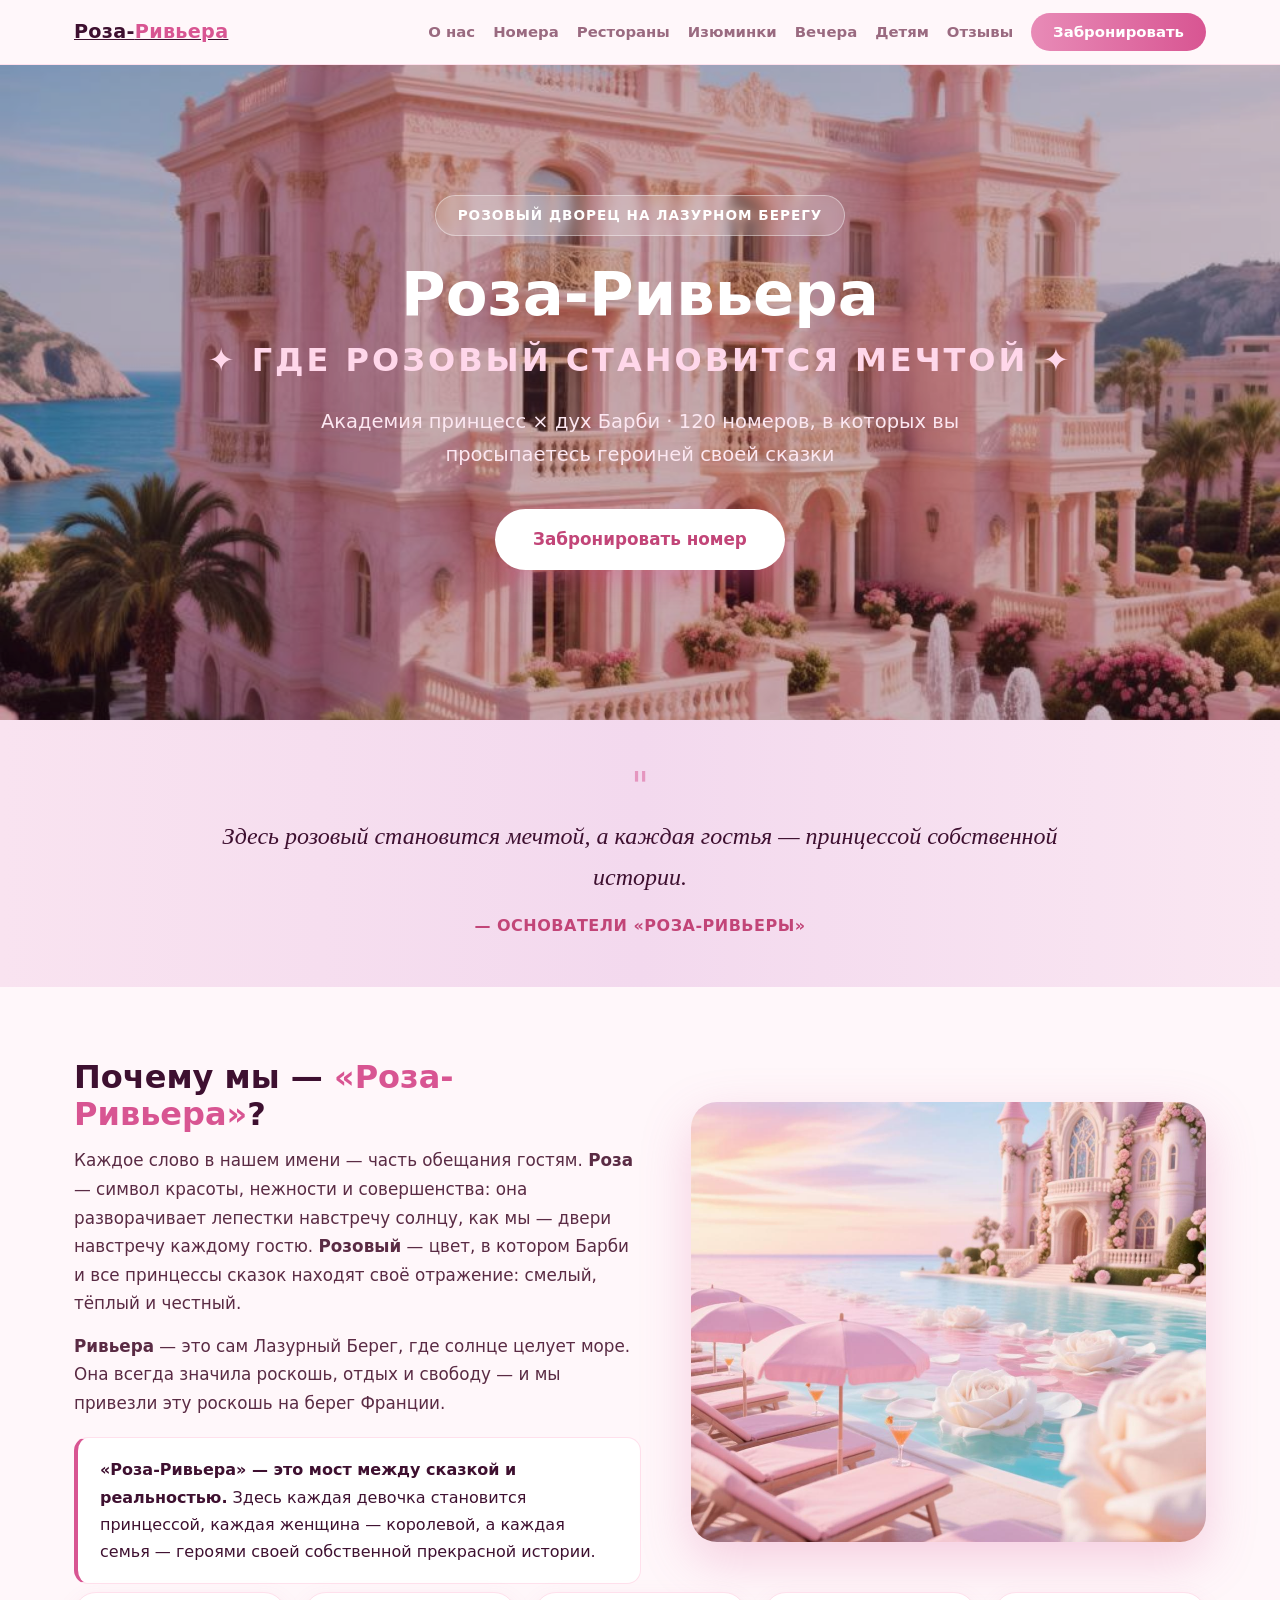
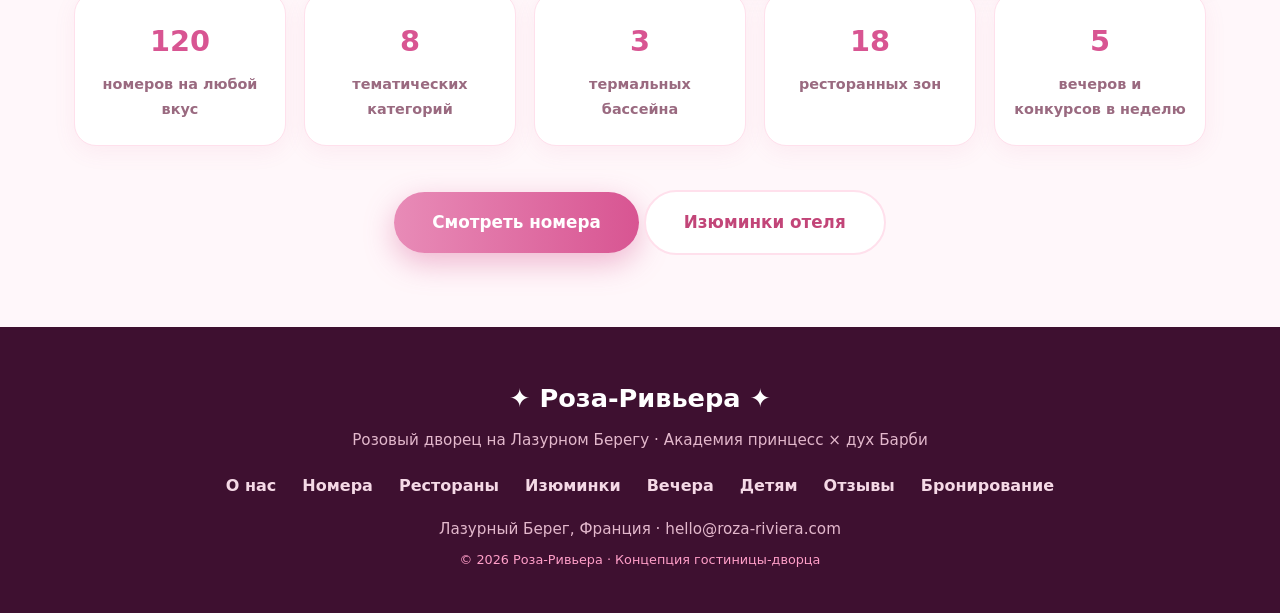
<file: index.html>
<!DOCTYPE html>
<html lang="ru">
<head>
<meta charset="UTF-8">
<meta name="viewport" content="width=device-width, initial-scale=1.0">
<title>Роза-Ривьера · Розовый дворец на Лазурном Берегу</title>
<meta name="description" content="Роза-Ривьера — розовый дворец на Лазурном Берегу Франции: 120 номеров-сказок, спа-дворец с термальными бассейнами, рестораны и вечера в духе Барби и Академии принцесс.">
<link rel="stylesheet" href="assets/style.css">
</head>
<body>

<header>
  <div class="wrap nav">
    <a class="brand" href="index.html">Роза-<span>Ривьера</span></a>
    <ul class="nav-links">
      <li><a href="index.html">О нас</a></li>
      <li><a href="nomera.html">Номера</a></li>
      <li><a href="restorany.html">Рестораны</a></li>
      <li><a href="izuminki.html">Изюминки</a></li>
      <li><a href="vechera.html">Вечера</a></li>
      <li><a href="detyam.html">Детям</a></li>
      <li><a href="otzyvy.html">Отзывы</a></li>
      <li><a href="bronirovanie.html" class="btn-nav">Забронировать</a></li>
    </ul>
  </div>
</header>

<div class="hero">
  <img class="hero-bg" src="assets/img/facade-wide.jpg" alt="Фасад Роза-Ривьеры">
  <div class="hero-content">
    <span class="kicker">РОЗОВЫЙ ДВОРЕЦ НА ЛАЗУРНОМ БЕРЕГУ</span>
    <h1>Роза-Ривьера<span class="solnech">✦ ГДЕ РОЗОВЫЙ СТАНОВИТСЯ МЕЧТОЙ ✦</span></h1>
    <p class="sub">Академия принцесс × дух Барби · 120 номеров, в которых вы просыпаетесь героиней своей сказки</p>
    <a href="bronirovanie.html" class="btn">Забронировать номер</a>
  </div>
</div>

<div class="quote-band">
  <div class="wrap">
    <div class="mark">"</div>
    <div class="q">Здесь розовый становится мечтой, а каждая гостья — принцессой собственной истории.</div>
    <div class="who">— ОСНОВАТЕЛИ «РОЗА-РИВЬЕРЫ»</div>
  </div>
</div>

<section>
  <div class="wrap">
    <div class="story">
      <div class="txt">
        <h2>Почему мы — <span class="spark">«Роза-Ривьера»</span>?</h2>
        <p>Каждое слово в нашем имени — часть обещания гостям. <strong>Роза</strong> — символ красоты, нежности и совершенства: она разворачивает лепестки навстречу солнцу, как мы — двери навстречу каждому гостю. <strong>Розовый</strong> — цвет, в котором Барби и все принцессы сказок находят своё отражение: смелый, тёплый и честный.</p>
        <p><strong>Ривьера</strong> — это сам Лазурный Берег, где солнце целует море. Она всегда значила роскошь, отдых и свободу — и мы привезли эту роскошь на берег Франции.</p>
        <div class="why"><strong>«Роза-Ривьера» — это мост между сказкой и реальностью.</strong> Здесь каждая девочка становится принцессой, каждая женщина — королевой, а каждая семья — героями своей собственной прекрасной истории.</div>
      </div>
      <div class="photo"><img src="assets/img/pool-infinity.jpg" alt="Бесконечный бассейн с видом на море"></div>
    </div>

    <div class="kpis">
      <div class="kpi"><div class="num">120</div><div class="lbl">номеров на любой вкус</div></div>
      <div class="kpi"><div class="num">8</div><div class="lbl">тематических категорий</div></div>
      <div class="kpi"><div class="num">3</div><div class="lbl">термальных бассейна</div></div>
      <div class="kpi"><div class="num">18</div><div class="lbl">ресторанных зон</div></div>
      <div class="kpi"><div class="num">5</div><div class="lbl">вечеров и конкурсов в неделю</div></div>
    </div>

    <div style="text-align:center; margin-top:44px">
      <a href="nomera.html" class="btn">Смотреть номера</a>
      <a href="izuminki.html" class="btn" style="background:#fff;color:var(--rose-deep);box-shadow:none;border:2px solid var(--line)">Изюминки отеля</a>
    </div>
  </div>
</section>

<footer>
  <div class="big">✦ Роза-Ривьера ✦</div>
  <p>Розовый дворец на Лазурном Берегу · Академия принцесс × дух Барби</p>
  <div class="row">
    <a href="index.html">О нас</a><a href="nomera.html">Номера</a><a href="restorany.html">Рестораны</a><a href="izuminki.html">Изюминки</a><a href="vechera.html">Вечера</a><a href="detyam.html">Детям</a><a href="otzyvy.html">Отзывы</a><a href="bronirovanie.html">Бронирование</a>
  </div>
  <p style="color:#E3B8CC">Лазурный Берег, Франция · hello@roza-riviera.com</p>
  <p class="x">© 2026 Роза-Ривьера · Концепция гостиницы-дворца</p>
</footer>

</body>
</html>
</file>
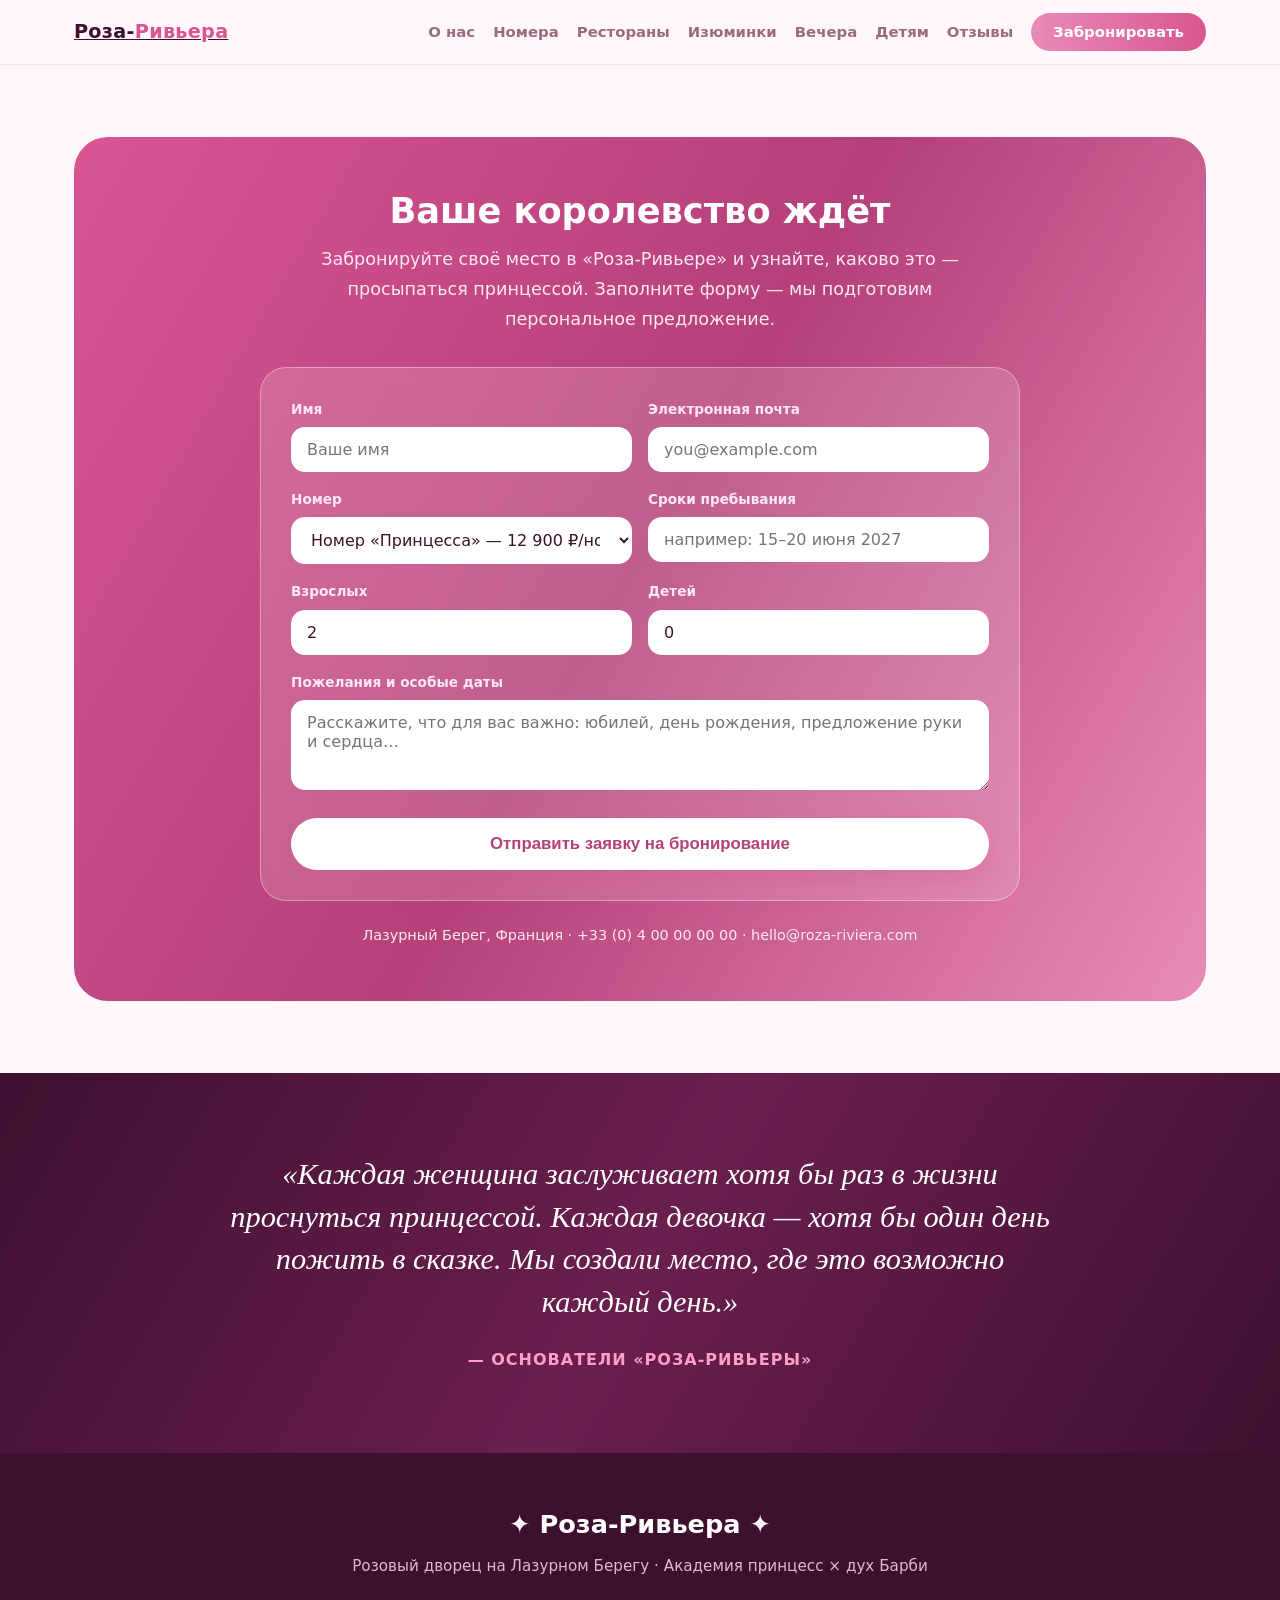
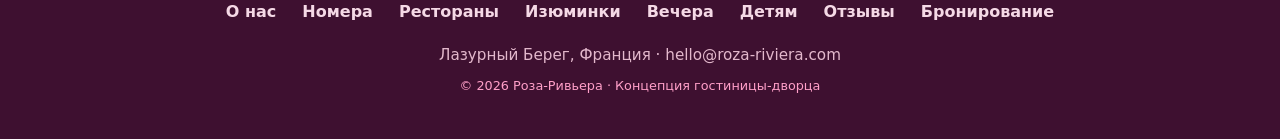
<file: bronirovanie.html>
<!DOCTYPE html>
<html lang="ru">
<head>
<meta charset="UTF-8">
<meta name="viewport" content="width=device-width, initial-scale=1.0">
<title>Бронирование · Роза-Ривьера</title>
<meta name="description" content="Забронируйте номер в Роза-Ривьере: выберите номер, даты и отправьте заявку. Королевский менеджер свяжется с вами в течение 24 часов.">
<link rel="stylesheet" href="assets/style.css">
</head>
<body>

<header>
  <div class="wrap nav">
    <a class="brand" href="index.html">Роза-<span>Ривьера</span></a>
    <ul class="nav-links">
      <li><a href="index.html">О нас</a></li>
      <li><a href="nomera.html">Номера</a></li>
      <li><a href="restorany.html">Рестораны</a></li>
      <li><a href="izuminki.html">Изюминки</a></li>
      <li><a href="vechera.html">Вечера</a></li>
      <li><a href="detyam.html">Детям</a></li>
      <li><a href="otzyvy.html">Отзывы</a></li>
      <li><a href="bronirovanie.html" class="btn-nav">Забронировать</a></li>
    </ul>
  </div>
</header>

<section>
  <div class="wrap">
    <div class="book">
      <h2>Ваше королевство ждёт</h2>
      <p class="lead">Забронируйте своё место в «Роза-Ривьере» и узнайте, каково это — просыпаться принцессой. Заполните форму — мы подготовим персональное предложение.</p>
      <form class="bform" onsubmit="return submitBooking(event)">
        <div class="brow">
          <div><label>Имя</label><input type="text" id="bkName" required placeholder="Ваше имя"></div>
          <div><label>Электронная почта</label><input type="email" id="bkEmail" required placeholder="you@example.com"></div>
        </div>
        <div class="brow">
          <div><label>Номер</label>
            <select id="bkRoom">
              <option>Номер «Принцесса» — 12 900 ₽/ночь</option>
              <option>Люкс «Королева» — 19 900 ₽/ночь</option>
              <option>Номер «Русалочка» — 14 900 ₽/ночь</option>
              <option>Номер «Холодное сердце» — 15 900 ₽/ночь</option>
              <option>Сюита «Барби» — 21 900 ₽/ночь</option>
              <option>Семейный «Зал Балов» — 27 900 ₽/ночь</option>
              <option>Пентхаус «Академия» — 49 900 ₽/ночь</option>
              <option>Бизнес-номер — 11 900 ₽/ночь</option>
            </select>
          </div>
          <div><label>Сроки пребывания</label><input type="text" id="bkDates" placeholder="например: 15–20 июня 2027"></div>
        </div>
        <div class="brow">
          <div><label>Взрослых</label><input type="number" id="bkGuests" min="1" max="10" value="2"></div>
          <div><label>Детей</label><input type="number" id="bkKids" min="0" max="6" value="0"></div>
        </div>
        <label>Пожелания и особые даты</label>
        <textarea id="bkComment" placeholder="Расскажите, что для вас важно: юбилей, день рождения, предложение руки и сердца…"></textarea>
        <button type="submit" class="btn">Отправить заявку на бронирование</button>
      </form>
      <div id="bookOk">
        <div class="tick">✦</div>
        <h3>Спасибо! Ваша заявка принята.</h3>
        <p>Наш королевский менеджер свяжется с вами в течение 24 часов. Мы уже готовим вашу корону.</p>
      </div>
      <p style="text-align:center;color:#FFE8F3;font-size:.9rem;margin-top:22px">Лазурный Берег, Франция · +33 (0) 4 00 00 00 00 · hello@roza-riviera.com</p>
    </div>
  </div>
</section>

<div class="final-quote">
  <div class="wrap">
    <div class="q">«Каждая женщина заслуживает хотя бы раз в жизни проснуться принцессой. Каждая девочка — хотя бы один день пожить в сказке. Мы создали место, где это возможно каждый день.»</div>
    <div class="who">— ОСНОВАТЕЛИ «РОЗА-РИВЬЕРЫ»</div>
  </div>
</div>

<footer>
  <div class="big">✦ Роза-Ривьера ✦</div>
  <p>Розовый дворец на Лазурном Берегу · Академия принцесс × дух Барби</p>
  <div class="row">
    <a href="index.html">О нас</a><a href="nomera.html">Номера</a><a href="restorany.html">Рестораны</a><a href="izuminki.html">Изюминки</a><a href="vechera.html">Вечера</a><a href="detyam.html">Детям</a><a href="otzyvy.html">Отзывы</a><a href="bronirovanie.html">Бронирование</a>
  </div>
  <p style="color:#E3B8CC">Лазурный Берег, Франция · hello@roza-riviera.com</p>
  <p class="x">© 2026 Роза-Ривьера · Концепция гостиницы-дворца</p>
</footer>

<script>
function submitBooking(e){
  e.preventDefault();
  var ok=document.getElementById('bookOk');
  var name=document.getElementById('bkName').value.trim();
  var mail=document.getElementById('bkEmail').value.trim();
  if(!name||!mail){alert('Пожалуйста, заполните имя и электронную почту.');return false;}
  document.querySelector('.bform').style.display='none';
  ok.style.display='block';
  ok.scrollIntoView({behavior:'smooth',block:'center'});
  return false;
}
</script>

</body>
</html>
</file>
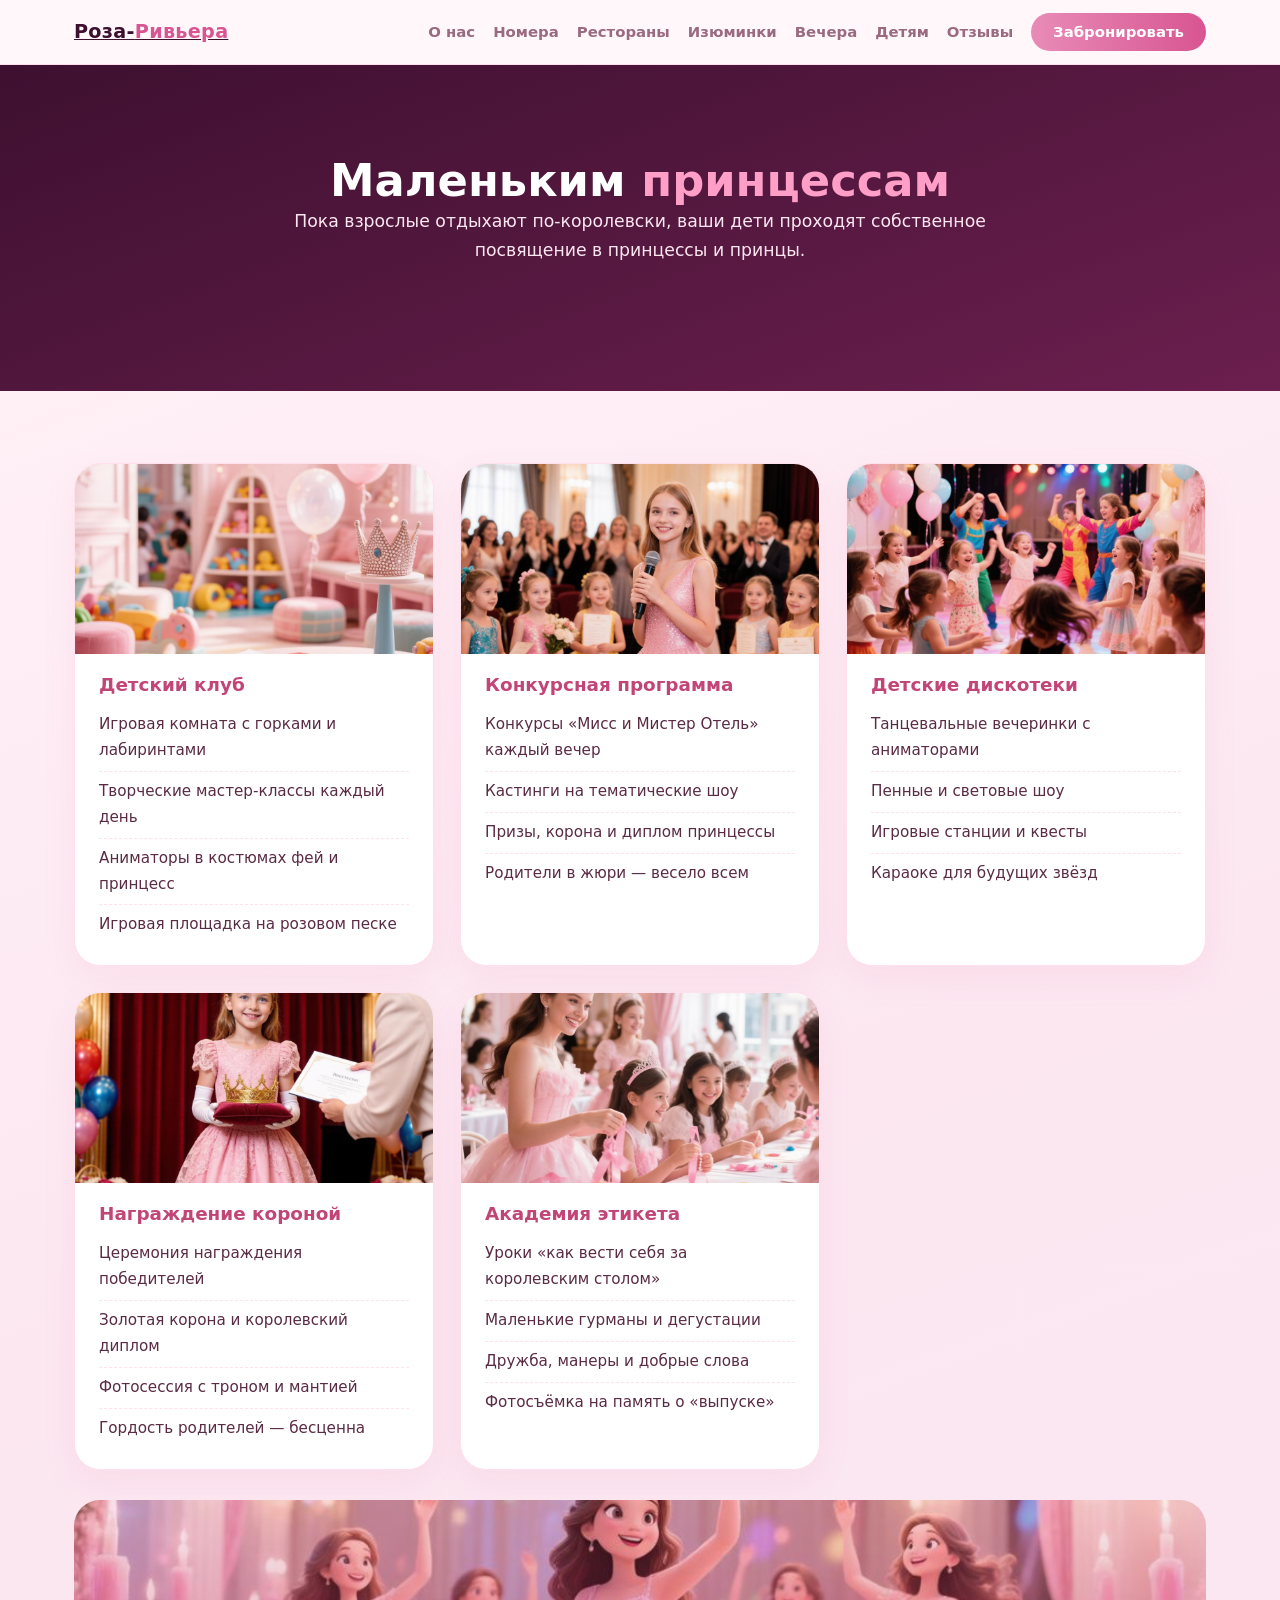
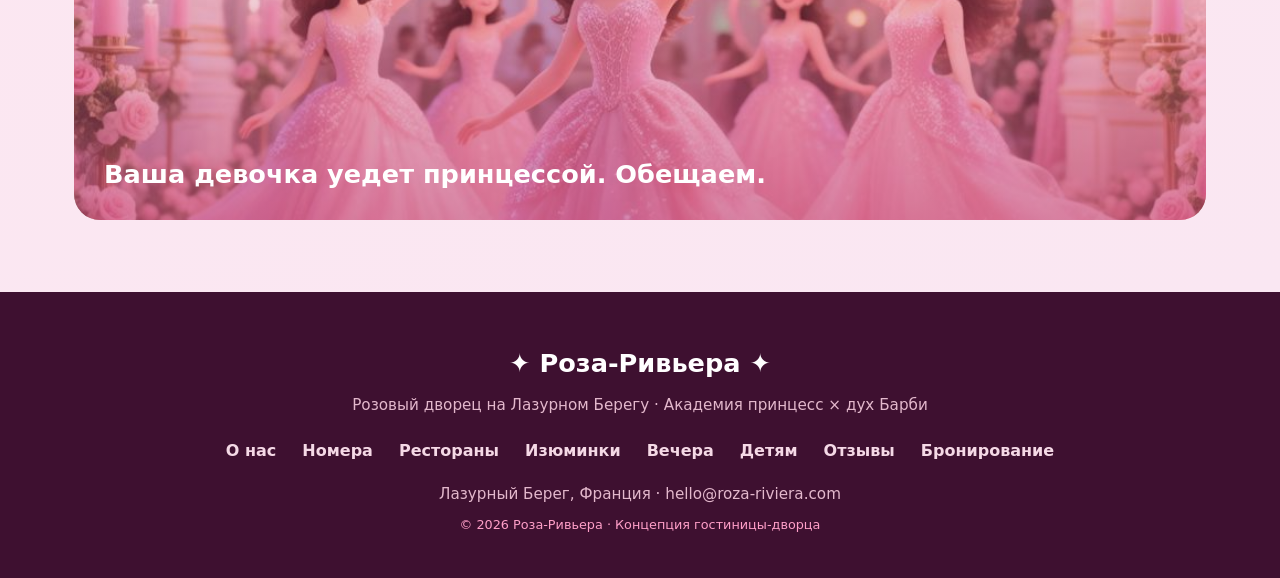
<file: detyam.html>
<!DOCTYPE html>
<html lang="ru">
<head>
<meta charset="UTF-8">
<meta name="viewport" content="width=device-width, initial-scale=1.0">
<title>Маленьким принцессам · Роза-Ривьера</title>
<meta name="description" content="Детям в Роза-Ривьере: детский клуб, конкурсы «Мисс и Мистер Отель», дискотеки, награждение короной и Академия этикета.">
<link rel="stylesheet" href="assets/style.css">
</head>
<body>

<header>
  <div class="wrap nav">
    <a class="brand" href="index.html">Роза-<span>Ривьера</span></a>
    <ul class="nav-links">
      <li><a href="index.html">О нас</a></li>
      <li><a href="nomera.html">Номера</a></li>
      <li><a href="restorany.html">Рестораны</a></li>
      <li><a href="izuminki.html">Изюминки</a></li>
      <li><a href="vechera.html">Вечера</a></li>
      <li><a href="detyam.html">Детям</a></li>
      <li><a href="otzyvy.html">Отзывы</a></li>
      <li><a href="bronirovanie.html" class="btn-nav">Забронировать</a></li>
    </ul>
  </div>
</header>

<div class="phero" style="background:linear-gradient(160deg,#3E1030,#6B1F4E);color:#fff;text-align:center;padding:90px 24px">
  <h1 style="font-size:2.8rem">Маленьким <span class="spark" style="color:#FF9FC8">принцессам</span></h1>
  <p class="sub" style="color:#FCE7F1">Пока взрослые отдыхают по-королевски, ваши дети проходят собственное посвящение в принцессы и принцы.</p>
</div>

<section class="kids">
  <div class="wrap">
    <div class="kids-grid">
      <div class="kids-card"><img src="assets/img/kids-club.jpg" alt="Детский клуб"><div class="kb"><h3>Детский клуб</h3><ul><li>Игровая комната с горками и лабиринтами</li><li>Творческие мастер-классы каждый день</li><li>Аниматоры в костюмах фей и принцесс</li><li>Игровая площадка на розовом песке</li></ul></div></div>
      <div class="kids-card"><img src="assets/img/contest-cast.jpg" alt="Конкурсная программа для детей"><div class="kb"><h3>Конкурсная программа</h3><ul><li>Конкурсы «Мисс и Мистер Отель» каждый вечер</li><li>Кастинги на тематические шоу</li><li>Призы, корона и диплом принцессы</li><li>Родители в жюри — весело всем</li></ul></div></div>
      <div class="kids-card"><img src="assets/img/kids-dance.jpg" alt="Детская танцевальная вечеринка"><div class="kb"><h3>Детские дискотеки</h3><ul><li>Танцевальные вечеринки с аниматорами</li><li>Пенные и световые шоу</li><li>Игровые станции и квесты</li><li>Караоке для будущих звёзд</li></ul></div></div>
      <div class="kids-card"><img src="assets/img/kids-trophy.jpg" alt="Награждение короной"><div class="kb"><h3>Награждение короной</h3><ul><li>Церемония награждения победителей</li><li>Золотая корона и королевский диплом</li><li>Фотосессия с троном и мантией</li><li>Гордость родителей — бесценна</li></ul></div></div>
      <div class="kids-card"><img src="assets/img/animators.jpg" alt="Академия этикета"><div class="kb"><h3>Академия этикета</h3><ul><li>Уроки «как вести себя за королевским столом»</li><li>Маленькие гурманы и дегустации</li><li>Дружба, манеры и добрые слова</li><li>Фотосъёмка на память о «выпуске»</li></ul></div></div>
    </div>

    <div class="kids-banner">
      <img src="assets/img/disco-princess.jpg" alt="Маленькая принцесса с короной">
      <div class="ov"><h3>Ваша девочка уедет принцессой. Обещаем.</h3></div>
    </div>
  </div>
</section>

<footer>
  <div class="big">✦ Роза-Ривьера ✦</div>
  <p>Розовый дворец на Лазурном Берегу · Академия принцесс × дух Барби</p>
  <div class="row">
    <a href="index.html">О нас</a><a href="nomera.html">Номера</a><a href="restorany.html">Рестораны</a><a href="izuminki.html">Изюминки</a><a href="vechera.html">Вечера</a><a href="detyam.html">Детям</a><a href="otzyvy.html">Отзывы</a><a href="bronirovanie.html">Бронирование</a>
  </div>
  <p style="color:#E3B8CC">Лазурный Берег, Франция · hello@roza-riviera.com</p>
  <p class="x">© 2026 Роза-Ривьера · Концепция гостиницы-дворца</p>
</footer>

</body>
</html>
</file>
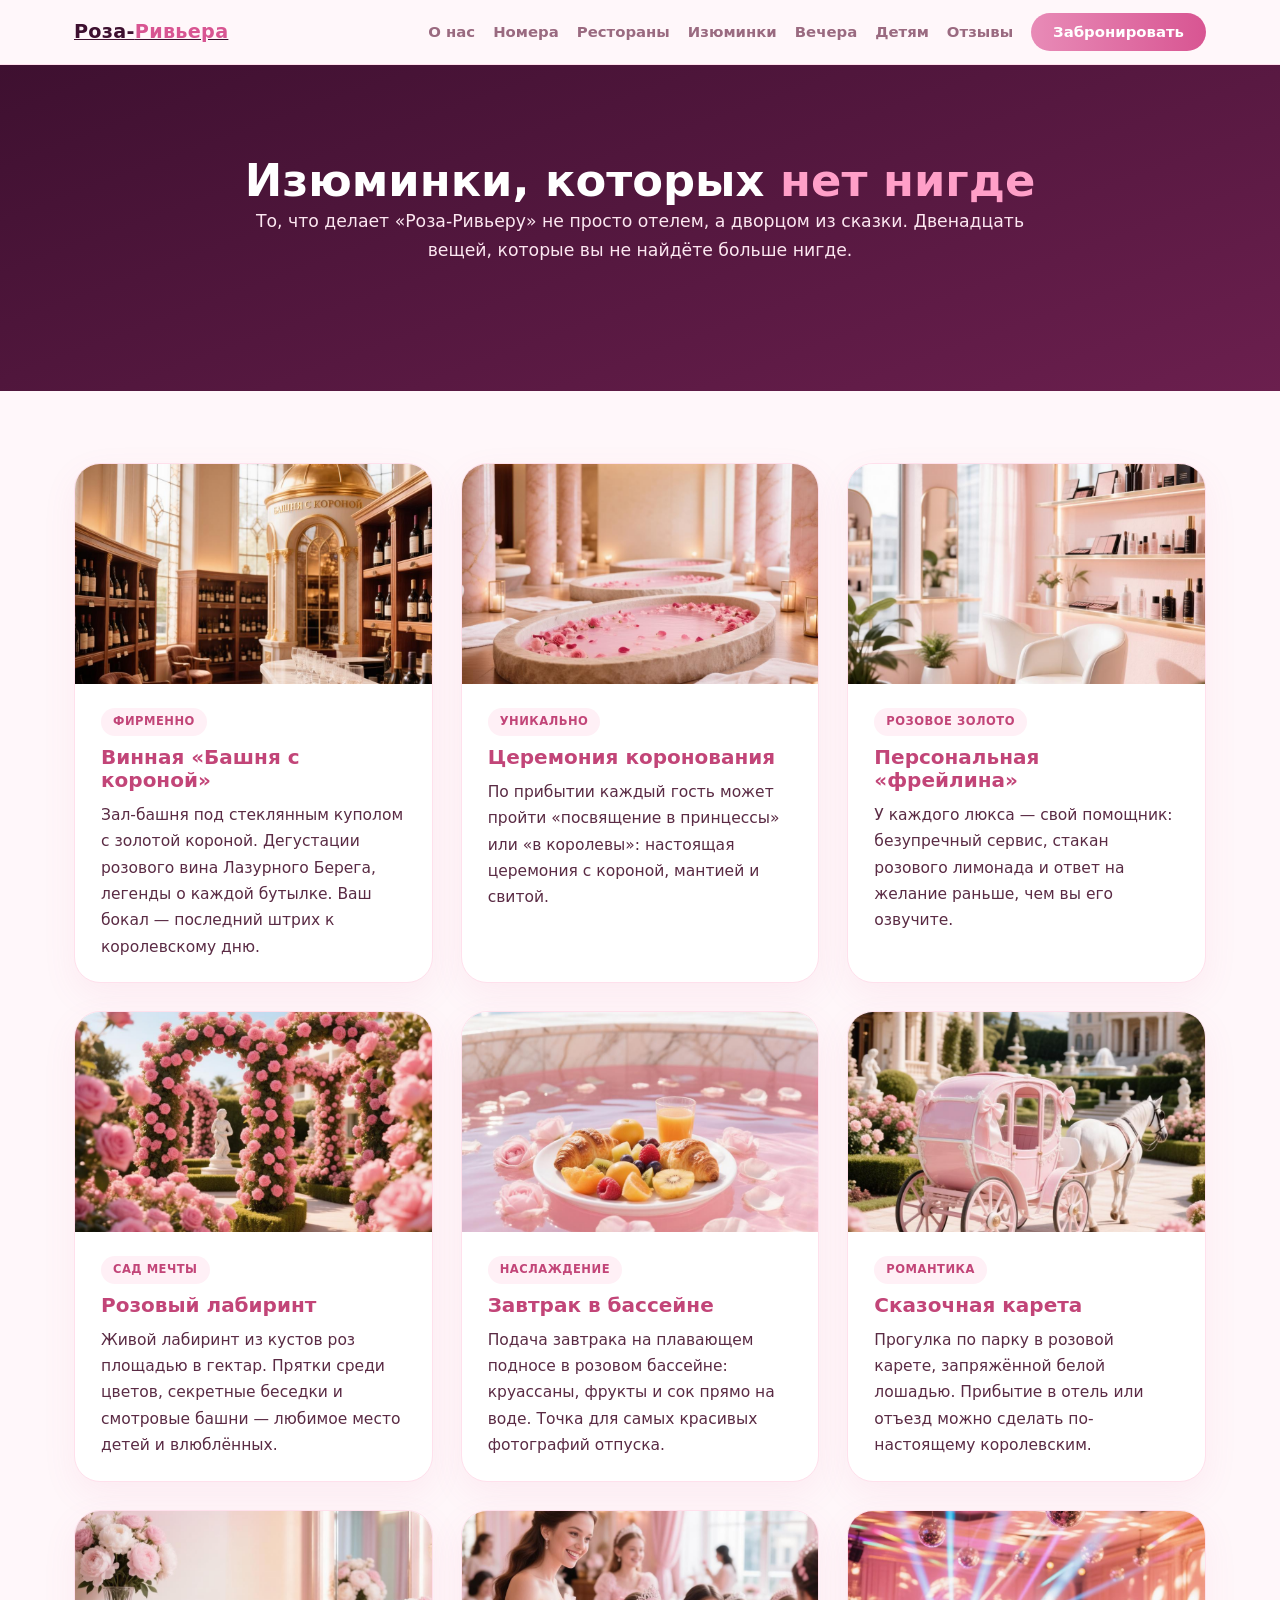
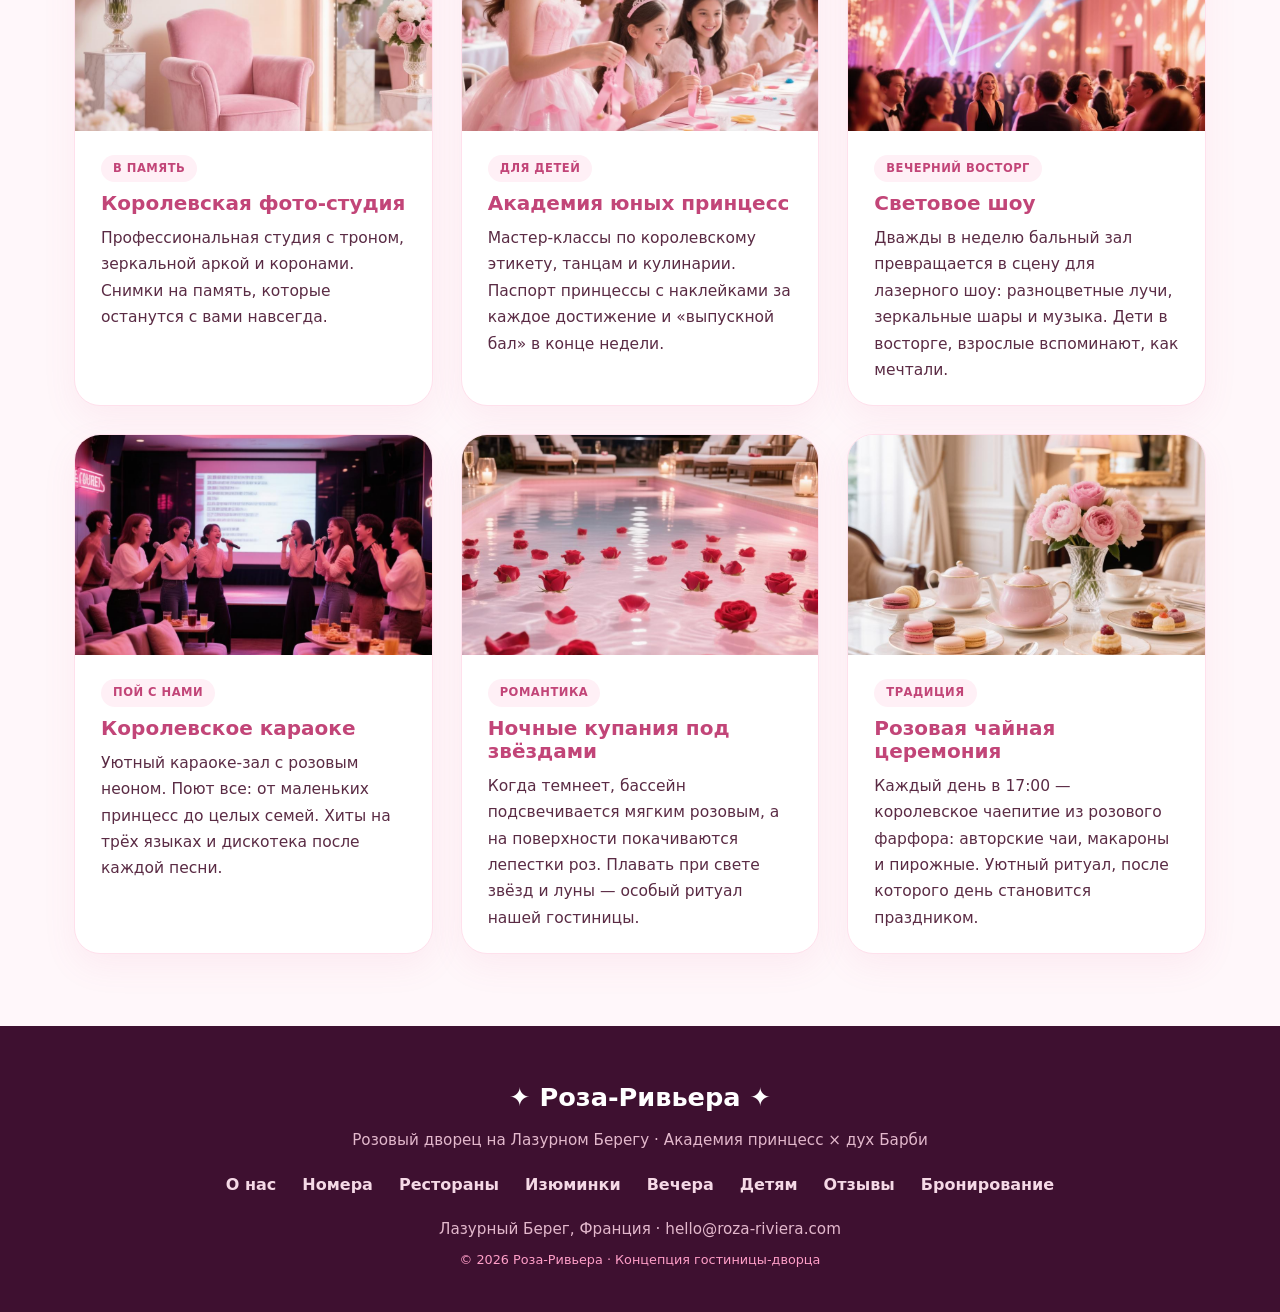
<file: izuminki.html>
<!DOCTYPE html>
<html lang="ru">
<head>
<meta charset="UTF-8">
<meta name="viewport" content="width=device-width, initial-scale=1.0">
<title>Изюминки, которых нет нигде · Роза-Ривьера</title>
<meta name="description" content="12 фирменных изюминок Роза-Ривьеры: церемония коронования, винная Башня с короной, розовый лабиринт, завтрак в бассейне и другое.">
<link rel="stylesheet" href="assets/style.css">
</head>
<body>

<header>
  <div class="wrap nav">
    <a class="brand" href="index.html">Роза-<span>Ривьера</span></a>
    <ul class="nav-links">
      <li><a href="index.html">О нас</a></li>
      <li><a href="nomera.html">Номера</a></li>
      <li><a href="restorany.html">Рестораны</a></li>
      <li><a href="izuminki.html">Изюминки</a></li>
      <li><a href="vechera.html">Вечера</a></li>
      <li><a href="detyam.html">Детям</a></li>
      <li><a href="otzyvy.html">Отзывы</a></li>
      <li><a href="bronirovanie.html" class="btn-nav">Забронировать</a></li>
    </ul>
  </div>
</header>

<div class="phero" style="background:linear-gradient(160deg,#3E1030,#6B1F4E);color:#fff;text-align:center;padding:90px 24px">
  <h1 style="font-size:2.8rem">Изюминки, которых <span class="spark" style="color:#FF9FC8">нет нигде</span></h1>
  <p class="sub" style="color:#FCE7F1">То, что делает «Роза-Ривьеру» не просто отелем, а дворцом из сказки. Двенадцать вещей, которые вы не найдёте больше нигде.</p>
</div>

<section>
  <div class="wrap">
    <div class="features-grid">
      <div class="feature"><img src="assets/img/wine-tower.jpg" alt="Винная Башня с короной"><div class="fb"><span class="badge">ФИРМЕННО</span><h3>Винная «Башня с короной»</h3><p>Зал-башня под стеклянным куполом с золотой короной. Дегустации розового вина Лазурного Берега, легенды о каждой бутылке. Ваш бокал — последний штрих к королевскому дню.</p></div></div>
      <div class="feature"><img src="assets/img/spa-wellness.jpg" alt="Церемония коронования"><div class="fb"><span class="badge">УНИКАЛЬНО</span><h3>Церемония коронования</h3><p>По прибытии каждый гость может пройти «посвящение в принцессы» или «в королевы»: настоящая церемония с короной, мантией и свитой.</p></div></div>
      <div class="feature"><img src="assets/img/beauty-salon.jpg" alt="Салон красоты"><div class="fb"><span class="badge">РОЗОВОЕ ЗОЛОТО</span><h3>Персональная «фрейлина»</h3><p>У каждого люкса — свой помощник: безупречный сервис, стакан розового лимонада и ответ на желание раньше, чем вы его озвучите.</p></div></div>
      <div class="feature"><img src="assets/img/feature-maze.jpg" alt="Розовый лабиринт"><div class="fb"><span class="badge">САД МЕЧТЫ</span><h3>Розовый лабиринт</h3><p>Живой лабиринт из кустов роз площадью в гектар. Прятки среди цветов, секретные беседки и смотровые башни — любимое место детей и влюблённых.</p></div></div>
      <div class="feature"><img src="assets/img/feature-poolbreakfast.jpg" alt="Плавающий завтрак"><div class="fb"><span class="badge">НАСЛАЖДЕНИЕ</span><h3>Завтрак в бассейне</h3><p>Подача завтрака на плавающем подносе в розовом бассейне: круассаны, фрукты и сок прямо на воде. Точка для самых красивых фотографий отпуска.</p></div></div>
      <div class="feature"><img src="assets/img/feature-pony.jpg" alt="Карета и пони"><div class="fb"><span class="badge">РОМАНТИКА</span><h3>Сказочная карета</h3><p>Прогулка по парку в розовой карете, запряжённой белой лошадью. Прибытие в отель или отъезд можно сделать по-настоящему королевским.</p></div></div>
      <div class="feature"><img src="assets/img/feature-photo.jpg" alt="Фото-студия принцесс"><div class="fb"><span class="badge">В ПАМЯТЬ</span><h3>Королевская фото-студия</h3><p>Профессиональная студия с троном, зеркальной аркой и коронами. Снимки на память, которые останутся с вами навсегда.</p></div></div>
      <div class="feature"><img src="assets/img/animators.jpg" alt="Академия юных принцесс"><div class="fb"><span class="badge">ДЛЯ ДЕТЕЙ</span><h3>Академия юных принцесс</h3><p>Мастер-классы по королевскому этикету, танцам и кулинарии. Паспорт принцессы с наклейками за каждое достижение и «выпускной бал» в конце недели.</p></div></div>
      <div class="feature"><img src="assets/img/feature-lights.jpg" alt="Световое шоу"><div class="fb"><span class="badge">ВЕЧЕРНИЙ ВОСТОРГ</span><h3>Световое шоу</h3><p>Дважды в неделю бальный зал превращается в сцену для лазерного шоу: разноцветные лучи, зеркальные шары и музыка. Дети в восторге, взрослые вспоминают, как мечтали.</p></div></div>
      <div class="feature"><img src="assets/img/feature-karaoke.jpg" alt="Королевское караоке"><div class="fb"><span class="badge">ПОЙ С НАМИ</span><h3>Королевское караоке</h3><p>Уютный караоке-зал с розовым неоном. Поют все: от маленьких принцесс до целых семей. Хиты на трёх языках и дискотека после каждой песни.</p></div></div>
      <div class="feature"><img src="assets/img/feature-nightpool.jpg" alt="Ночной бассейн под звёздами"><div class="fb"><span class="badge">РОМАНТИКА</span><h3>Ночные купания под звёздами</h3><p>Когда темнеет, бассейн подсвечивается мягким розовым, а на поверхности покачиваются лепестки роз. Плавать при свете звёзд и луны — особый ритуал нашей гостиницы.</p></div></div>
      <div class="feature"><img src="assets/img/feature-tea.jpg" alt="Розовая чайная церемония"><div class="fb"><span class="badge">ТРАДИЦИЯ</span><h3>Розовая чайная церемония</h3><p>Каждый день в 17:00 — королевское чаепитие из розового фарфора: авторские чаи, макароны и пирожные. Уютный ритуал, после которого день становится праздником.</p></div></div>
    </div>
  </div>
</section>

<footer>
  <div class="big">✦ Роза-Ривьера ✦</div>
  <p>Розовый дворец на Лазурном Берегу · Академия принцесс × дух Барби</p>
  <div class="row">
    <a href="index.html">О нас</a><a href="nomera.html">Номера</a><a href="restorany.html">Рестораны</a><a href="izuminki.html">Изюминки</a><a href="vechera.html">Вечера</a><a href="detyam.html">Детям</a><a href="otzyvy.html">Отзывы</a><a href="bronirovanie.html">Бронирование</a>
  </div>
  <p style="color:#E3B8CC">Лазурный Берег, Франция · hello@roza-riviera.com</p>
  <p class="x">© 2026 Роза-Ривьера · Концепция гостиницы-дворца</p>
</footer>

</body>
</html>
</file>
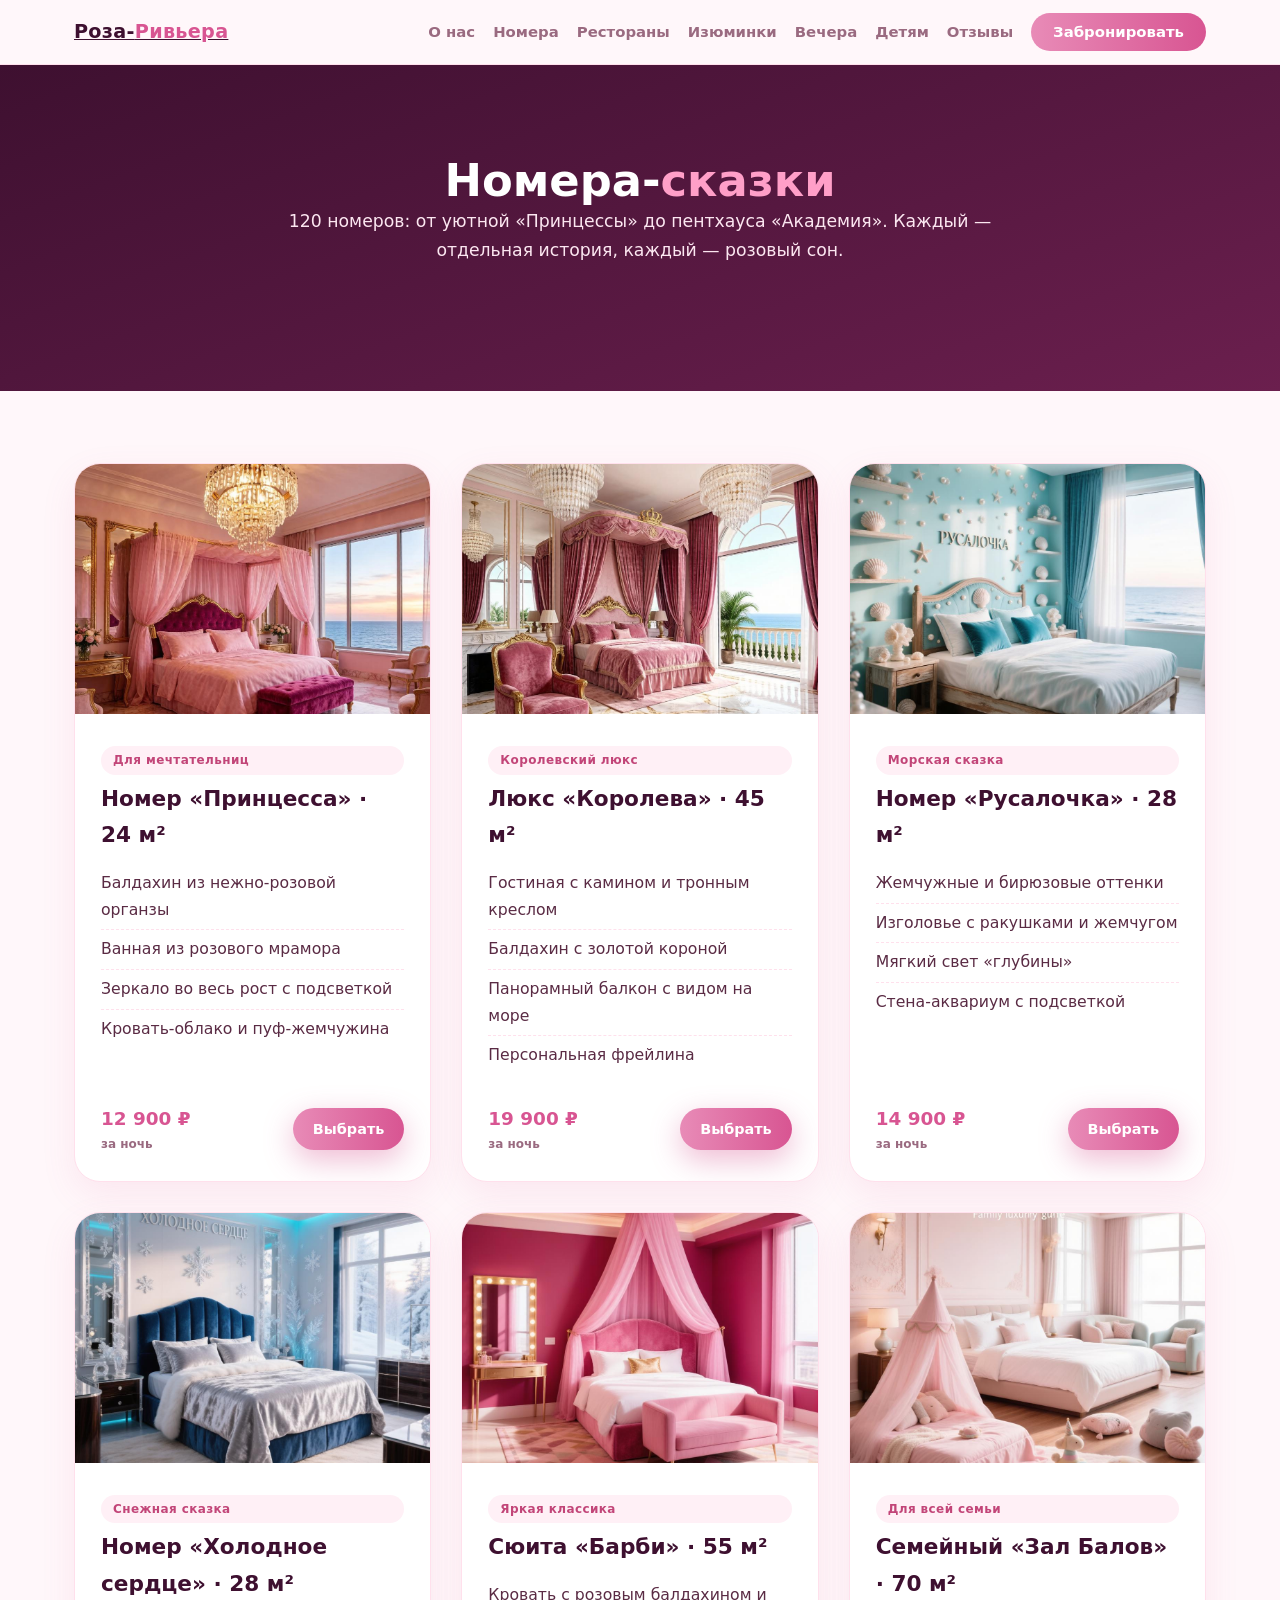
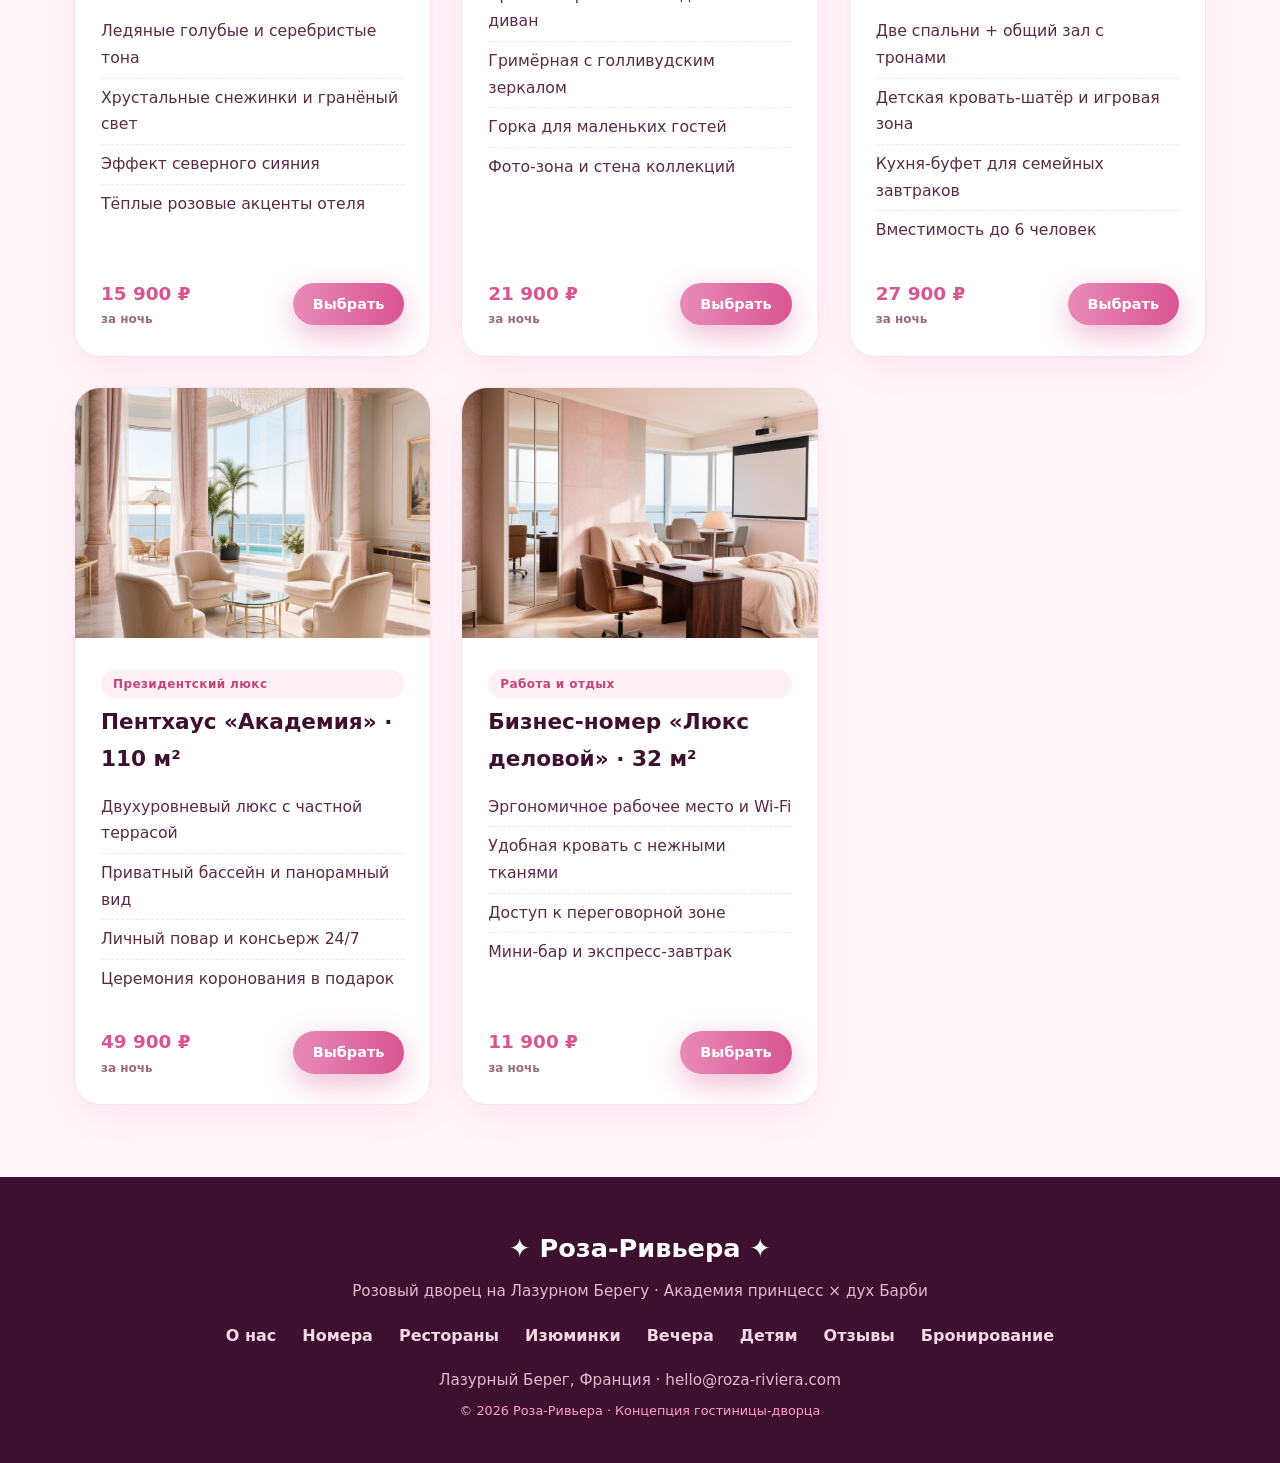
<file: nomera.html>
<!DOCTYPE html>
<html lang="ru">
<head>
<meta charset="UTF-8">
<meta name="viewport" content="width=device-width, initial-scale=1.0">
<title>Номера-сказки · Роза-Ривьера</title>
<meta name="description" content="8 категорий номеров в Роза-Ривьере: от «Принцессы» до пентхауса «Академия». Розовые балдахины, ванны из мрамора и балконы с видом на море.">
<link rel="stylesheet" href="assets/style.css">
</head>
<body>

<header>
  <div class="wrap nav">
    <a class="brand" href="index.html">Роза-<span>Ривьера</span></a>
    <ul class="nav-links">
      <li><a href="index.html">О нас</a></li>
      <li><a href="nomera.html">Номера</a></li>
      <li><a href="restorany.html">Рестораны</a></li>
      <li><a href="izuminki.html">Изюминки</a></li>
      <li><a href="vechera.html">Вечера</a></li>
      <li><a href="detyam.html">Детям</a></li>
      <li><a href="otzyvy.html">Отзывы</a></li>
      <li><a href="bronirovanie.html" class="btn-nav">Забронировать</a></li>
    </ul>
  </div>
</header>

<div class="phero" style="background:linear-gradient(160deg,#3E1030,#6B1F4E);color:#fff;text-align:center;padding:90px 24px">
  <h1 style="font-size:2.8rem">Номера-<span class="spark" style="color:#FF9FC8">сказки</span></h1>
  <p class="sub" style="color:#FCE7F1">120 номеров: от уютной «Принцессы» до пентхауса «Академия». Каждый — отдельная история, каждый — розовый сон.</p>
</div>

<section>
  <div class="wrap">
    <div class="rooms-grid">
      <div class="room-card">
        <img src="assets/img/room-princess-classic.jpg" alt="Номер Принцесса">
        <div class="room-body">
          <span class="tag">Для мечтательниц</span>
          <div class="name">Номер «Принцесса» · 24 м²</div>
          <ul class="feat">
            <li>Балдахин из нежно-розовой органзы</li>
            <li>Ванная из розового мрамора</li>
            <li>Зеркало во весь рост с подсветкой</li>
            <li>Кровать-облако и пуф-жемчужина</li>
          </ul>
          <div class="room-foot"><span class="price">12 900 ₽ <small>за ночь</small></span><a class="btn" href="bronirovanie.html" style="padding:9px 20px;font-size:.9rem">Выбрать</a></div>
        </div>
      </div>

      <div class="room-card">
        <img src="assets/img/room-queen.jpg" alt="Люкс Королева">
        <div class="room-body">
          <span class="tag">Королевский люкс</span>
          <div class="name">Люкс «Королева» · 45 м²</div>
          <ul class="feat">
            <li>Гостиная с камином и тронным креслом</li>
            <li>Балдахин с золотой короной</li>
            <li>Панорамный балкон с видом на море</li>
            <li>Персональная фрейлина</li>
          </ul>
          <div class="room-foot"><span class="price">19 900 ₽ <small>за ночь</small></span><a class="btn" href="bronirovanie.html" style="padding:9px 20px;font-size:.9rem">Выбрать</a></div>
        </div>
      </div>

      <div class="room-card">
        <img src="assets/img/room-mermaid.jpg" alt="Номер Русалочка">
        <div class="room-body">
          <span class="tag">Морская сказка</span>
          <div class="name">Номер «Русалочка» · 28 м²</div>
          <ul class="feat">
            <li>Жемчужные и бирюзовые оттенки</li>
            <li>Изголовье с ракушками и жемчугом</li>
            <li>Мягкий свет «глубины»</li>
            <li>Стена-аквариум с подсветкой</li>
          </ul>
          <div class="room-foot"><span class="price">14 900 ₽ <small>за ночь</small></span><a class="btn" href="bronirovanie.html" style="padding:9px 20px;font-size:.9rem">Выбрать</a></div>
        </div>
      </div>

      <div class="room-card">
        <img src="assets/img/room-frozen-v2.jpg" alt="Номер Холодное сердце">
        <div class="room-body">
          <span class="tag">Снежная сказка</span>
          <div class="name">Номер «Холодное сердце» · 28 м²</div>
          <ul class="feat">
            <li>Ледяные голубые и серебристые тона</li>
            <li>Хрустальные снежинки и гранёный свет</li>
            <li>Эффект северного сияния</li>
            <li>Тёплые розовые акценты отеля</li>
          </ul>
          <div class="room-foot"><span class="price">15 900 ₽ <small>за ночь</small></span><a class="btn" href="bronirovanie.html" style="padding:9px 20px;font-size:.9rem">Выбрать</a></div>
        </div>
      </div>

      <div class="room-card">
        <img src="assets/img/room-barbie-v2.jpg" alt="Сюита Барби">
        <div class="room-body">
          <span class="tag">Яркая классика</span>
          <div class="name">Сюита «Барби» · 55 м²</div>
          <ul class="feat">
            <li>Кровать с розовым балдахином и диван</li>
            <li>Гримёрная с голливудским зеркалом</li>
            <li>Горка для маленьких гостей</li>
            <li>Фото-зона и стена коллекций</li>
          </ul>
          <div class="room-foot"><span class="price">21 900 ₽ <small>за ночь</small></span><a class="btn" href="bronirovanie.html" style="padding:9px 20px;font-size:.9rem">Выбрать</a></div>
        </div>
      </div>

      <div class="room-card">
        <img src="assets/img/room-family.jpg" alt="Семейный Зал Балов">
        <div class="room-body">
          <span class="tag">Для всей семьи</span>
          <div class="name">Семейный «Зал Балов» · 70 м²</div>
          <ul class="feat">
            <li>Две спальни + общий зал с тронами</li>
            <li>Детская кровать-шатёр и игровая зона</li>
            <li>Кухня-буфет для семейных завтраков</li>
            <li>Вместимость до 6 человек</li>
          </ul>
          <div class="room-foot"><span class="price">27 900 ₽ <small>за ночь</small></span><a class="btn" href="bronirovanie.html" style="padding:9px 20px;font-size:.9rem">Выбрать</a></div>
        </div>
      </div>

      <div class="room-card">
        <img src="assets/img/room-penthouse.jpg" alt="Пентхаус Академия">
        <div class="room-body">
          <span class="tag">Президентский люкс</span>
          <div class="name">Пентхаус «Академия» · 110 м²</div>
          <ul class="feat">
            <li>Двухуровневый люкс с частной террасой</li>
            <li>Приватный бассейн и панорамный вид</li>
            <li>Личный повар и консьерж 24/7</li>
            <li>Церемония коронования в подарок</li>
          </ul>
          <div class="room-foot"><span class="price">49 900 ₽ <small>за ночь</small></span><a class="btn" href="bronirovanie.html" style="padding:9px 20px;font-size:.9rem">Выбрать</a></div>
        </div>
      </div>

      <div class="room-card">
        <img src="assets/img/room-business.jpg" alt="Бизнес-номер">
        <div class="room-body">
          <span class="tag">Работа и отдых</span>
          <div class="name">Бизнес-номер «Люкс деловой» · 32 м²</div>
          <ul class="feat">
            <li>Эргономичное рабочее место и Wi-Fi</li>
            <li>Удобная кровать с нежными тканями</li>
            <li>Доступ к переговорной зоне</li>
            <li>Мини-бар и экспресс-завтрак</li>
          </ul>
          <div class="room-foot"><span class="price">11 900 ₽ <small>за ночь</small></span><a class="btn" href="bronirovanie.html" style="padding:9px 20px;font-size:.9rem">Выбрать</a></div>
        </div>
      </div>
    </div>
  </div>
</section>

<footer>
  <div class="big">✦ Роза-Ривьера ✦</div>
  <p>Розовый дворец на Лазурном Берегу · Академия принцесс × дух Барби</p>
  <div class="row">
    <a href="index.html">О нас</a><a href="nomera.html">Номера</a><a href="restorany.html">Рестораны</a><a href="izuminki.html">Изюминки</a><a href="vechera.html">Вечера</a><a href="detyam.html">Детям</a><a href="otzyvy.html">Отзывы</a><a href="bronirovanie.html">Бронирование</a>
  </div>
  <p style="color:#E3B8CC">Лазурный Берег, Франция · hello@roza-riviera.com</p>
  <p class="x">© 2026 Роза-Ривьера · Концепция гостиницы-дворца</p>
</footer>

</body>
</html>
</file>
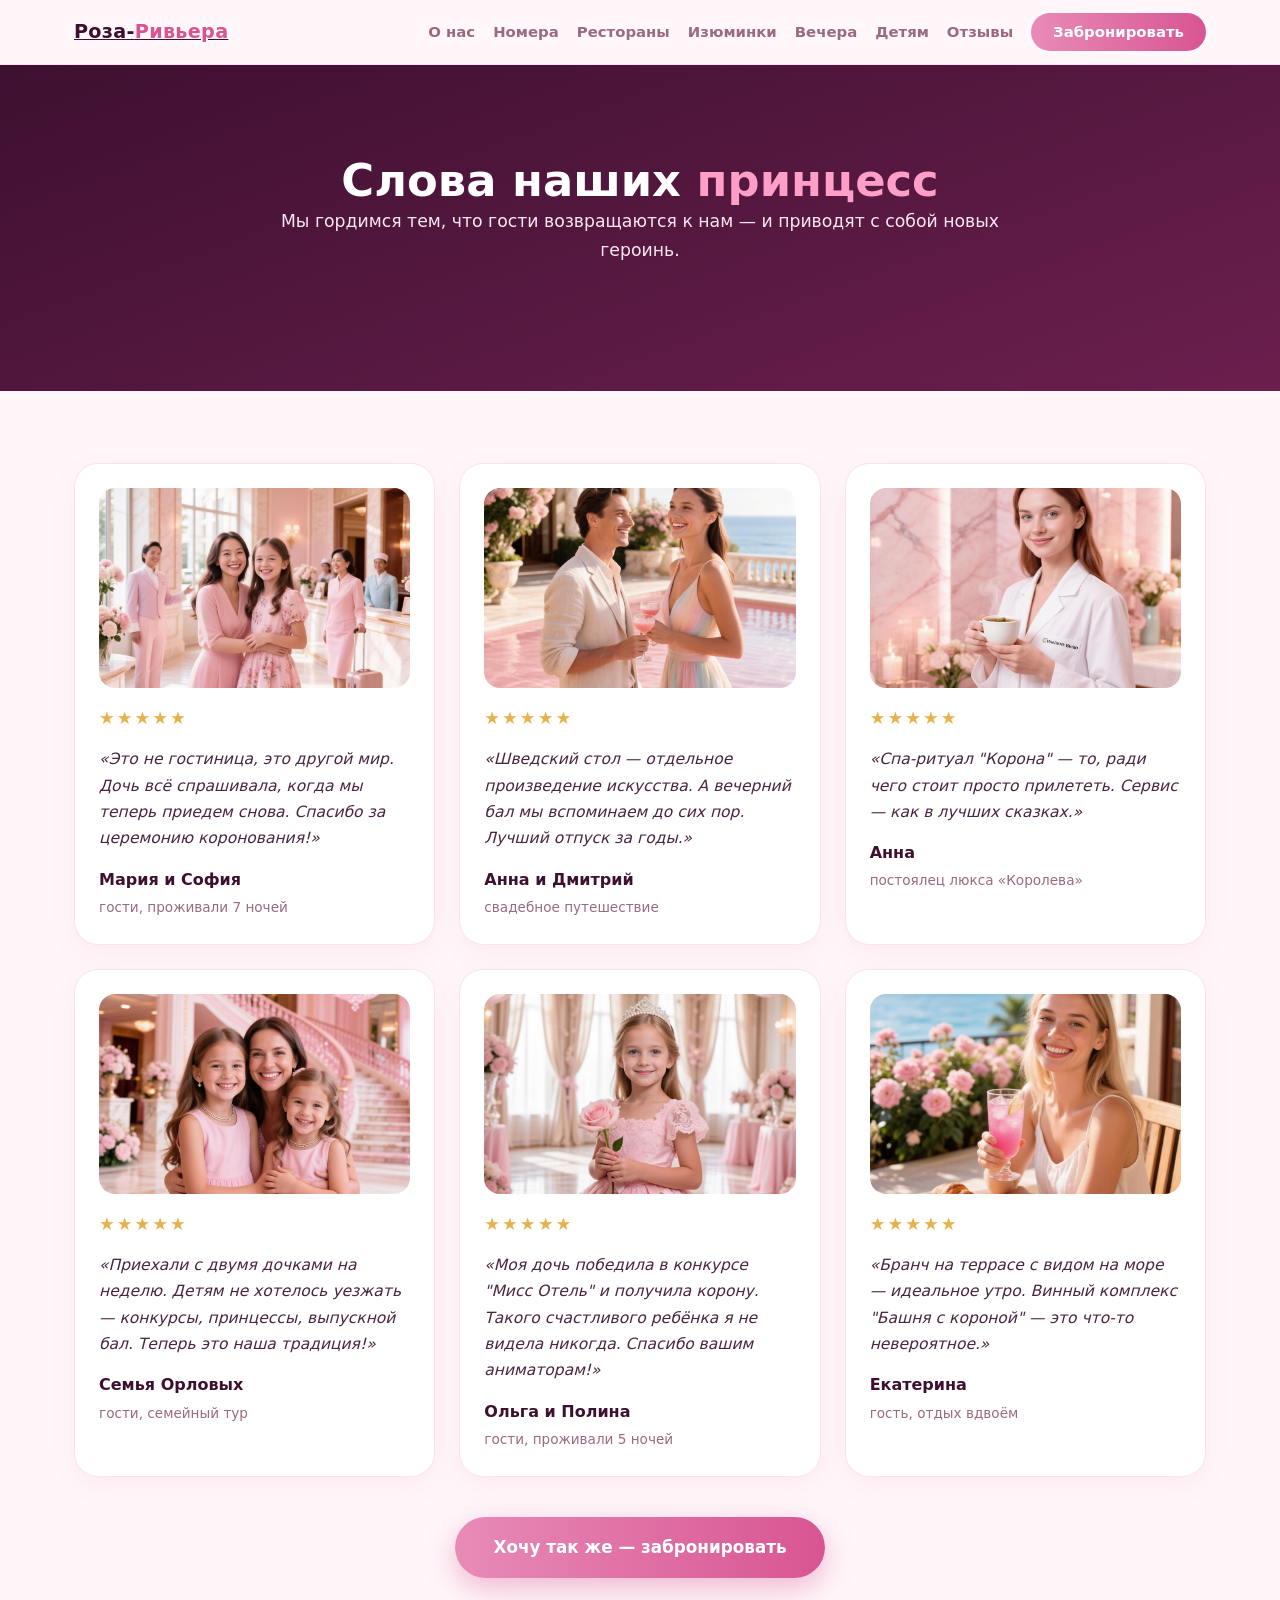
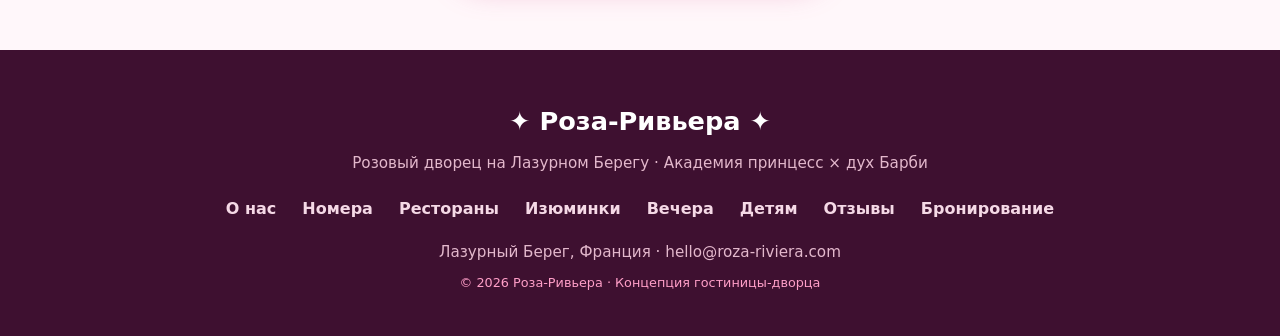
<file: otzyvy.html>
<!DOCTYPE html>
<html lang="ru">
<head>
<meta charset="UTF-8">
<meta name="viewport" content="width=device-width, initial-scale=1.0">
<title>Отзывы наших принцесс · Роза-Ривьера</title>
<meta name="description" content="Отзывы гостей Роза-Ривьеры: семьи, пары, девичники и маленькие принцессы делятся впечатлениями об отдыхе во дворце.">
<link rel="stylesheet" href="assets/style.css">
</head>
<body>

<header>
  <div class="wrap nav">
    <a class="brand" href="index.html">Роза-<span>Ривьера</span></a>
    <ul class="nav-links">
      <li><a href="index.html">О нас</a></li>
      <li><a href="nomera.html">Номера</a></li>
      <li><a href="restorany.html">Рестораны</a></li>
      <li><a href="izuminki.html">Изюминки</a></li>
      <li><a href="vechera.html">Вечера</a></li>
      <li><a href="detyam.html">Детям</a></li>
      <li><a href="otzyvy.html">Отзывы</a></li>
      <li><a href="bronirovanie.html" class="btn-nav">Забронировать</a></li>
    </ul>
  </div>
</header>

<div class="phero" style="background:linear-gradient(160deg,#3E1030,#6B1F4E);color:#fff;text-align:center;padding:90px 24px">
  <h1 style="font-size:2.8rem">Слова наших <span class="spark" style="color:#FF9FC8">принцесс</span></h1>
  <p class="sub" style="color:#FCE7F1">Мы гордимся тем, что гости возвращаются к нам — и приводят с собой новых героинь.</p>
</div>

<section>
  <div class="wrap">
    <div class="test-grid">
      <div class="test"><div class="avat"><img src="assets/img/guests-testimonial.jpg" alt="Гости Роза-Ривьеры"></div><div class="stars">★★★★★</div><p>«Это не гостиница, это другой мир. Дочь всё спрашивала, когда мы теперь приедем снова. Спасибо за церемонию коронования!»</p><span class="author">Мария и София</span><span class="place">гости, проживали 7 ночей</span></div>
      <div class="test"><div class="avat"><img src="assets/img/testimonial-couple.jpg" alt="Пара в Роза-Ривьере"></div><div class="stars">★★★★★</div><p>«Шведский стол — отдельное произведение искусства. А вечерний бал мы вспоминаем до сих пор. Лучший отпуск за годы.»</p><span class="author">Анна и Дмитрий</span><span class="place">свадебное путешествие</span></div>
      <div class="test"><div class="avat"><img src="assets/img/testimonial-spa.jpg" alt="Гостья в спа"></div><div class="stars">★★★★★</div><p>«Спа-ритуал "Корона" — то, ради чего стоит просто прилететь. Сервис — как в лучших сказках.»</p><span class="author">Анна</span><span class="place">постоялец люкса «Королева»</span></div>
      <div class="test"><div class="avat"><img src="assets/img/testimonial-family.jpg" alt="Семья в Роза-Ривьере"></div><div class="stars">★★★★★</div><p>«Приехали с двумя дочками на неделю. Детям не хотелось уезжать — конкурсы, принцессы, выпускной бал. Теперь это наша традиция!»</p><span class="author">Семья Орловых</span><span class="place">гости, семейный тур</span></div>
      <div class="test"><div class="avat"><img src="assets/img/testimonial-girl.jpg" alt="Девочка с короной"></div><div class="stars">★★★★★</div><p>«Моя дочь победила в конкурсе "Мисс Отель" и получила корону. Такого счастливого ребёнка я не видела никогда. Спасибо вашим аниматорам!»</p><span class="author">Ольга и Полина</span><span class="place">гости, проживали 5 ночей</span></div>
      <div class="test"><div class="avat"><img src="assets/img/testimonial-brunch.jpg" alt="Бранч на террасе"></div><div class="stars">★★★★★</div><p>«Бранч на террасе с видом на море — идеальное утро. Винный комплекс "Башня с короной" — это что-то невероятное.»</p><span class="author">Екатерина</span><span class="place">гость, отдых вдвоём</span></div>
    </div>

    <div style="text-align:center; margin-top:40px">
      <a href="bronirovanie.html" class="btn">Хочу так же — забронировать</a>
    </div>
  </div>
</section>

<footer>
  <div class="big">✦ Роза-Ривьера ✦</div>
  <p>Розовый дворец на Лазурном Берегу · Академия принцесс × дух Барби</p>
  <div class="row">
    <a href="index.html">О нас</a><a href="nomera.html">Номера</a><a href="restorany.html">Рестораны</a><a href="izuminki.html">Изюминки</a><a href="vechera.html">Вечера</a><a href="detyam.html">Детям</a><a href="otzyvy.html">Отзывы</a><a href="bronirovanie.html">Бронирование</a>
  </div>
  <p style="color:#E3B8CC">Лазурный Берег, Франция · hello@roza-riviera.com</p>
  <p class="x">© 2026 Роза-Ривьера · Концепция гостиницы-дворца</p>
</footer>

</body>
</html>
</file>
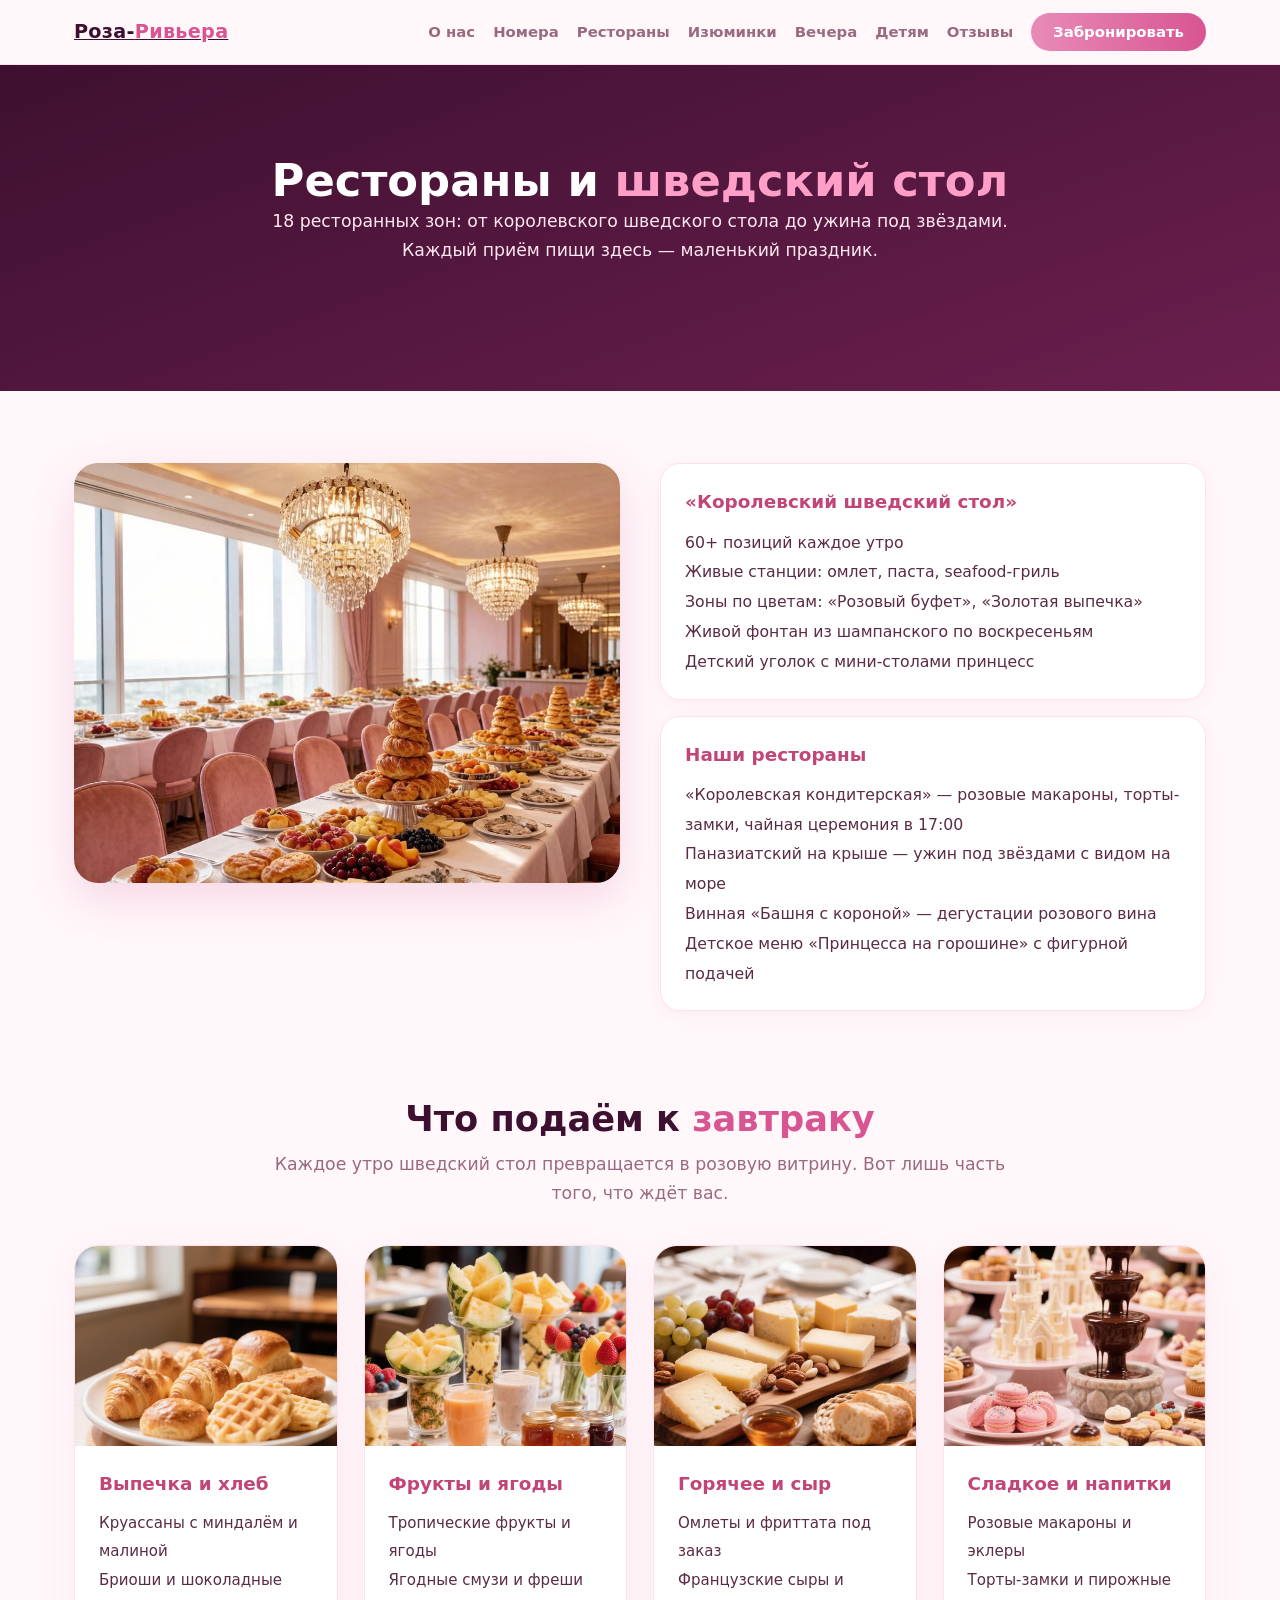
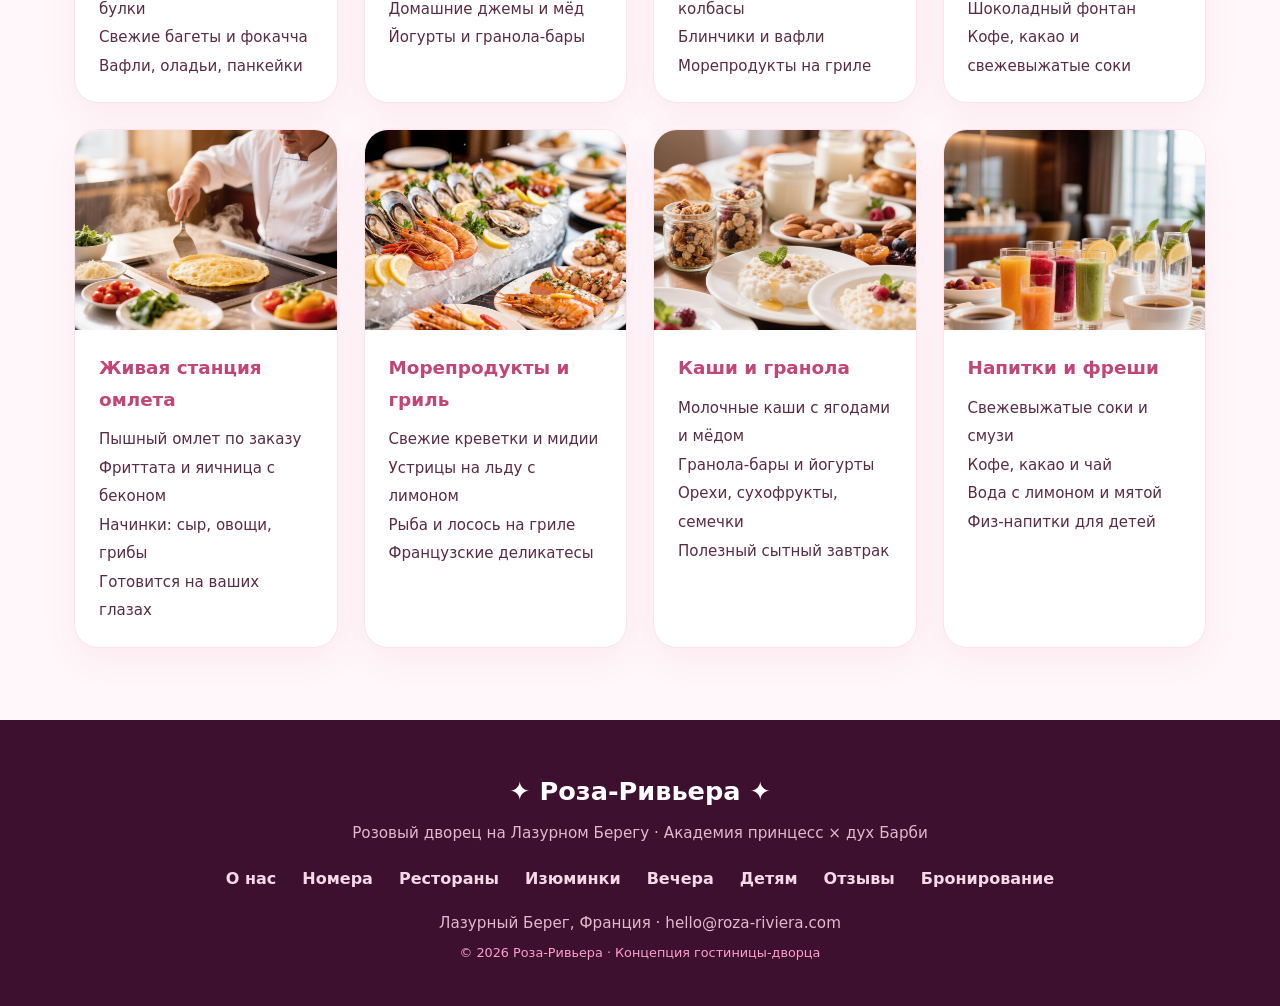
<file: restorany.html>
<!DOCTYPE html>
<html lang="ru">
<head>
<meta charset="UTF-8">
<meta name="viewport" content="width=device-width, initial-scale=1.0">
<title>Рестораны и шведский стол · Роза-Ривьера</title>
<meta name="description" content="Королевский шведский стол в Роза-Ривьере: 60+ позиций, живые станции, розовые макароны, ужин под звёздами и винная Башня с короной.">
<link rel="stylesheet" href="assets/style.css">
</head>
<body>

<header>
  <div class="wrap nav">
    <a class="brand" href="index.html">Роза-<span>Ривьера</span></a>
    <ul class="nav-links">
      <li><a href="index.html">О нас</a></li>
      <li><a href="nomera.html">Номера</a></li>
      <li><a href="restorany.html">Рестораны</a></li>
      <li><a href="izuminki.html">Изюминки</a></li>
      <li><a href="vechera.html">Вечера</a></li>
      <li><a href="detyam.html">Детям</a></li>
      <li><a href="otzyvy.html">Отзывы</a></li>
      <li><a href="bronirovanie.html" class="btn-nav">Забронировать</a></li>
    </ul>
  </div>
</header>

<div class="phero" style="background:linear-gradient(160deg,#3E1030,#6B1F4E);color:#fff;text-align:center;padding:90px 24px">
  <h1 style="font-size:2.8rem">Рестораны и <span class="spark" style="color:#FF9FC8">шведский стол</span></h1>
  <p class="sub" style="color:#FCE7F1">18 ресторанных зон: от королевского шведского стола до ужина под звёздами. Каждый приём пищи здесь — маленький праздник.</p>
</div>

<section>
  <div class="wrap">
    <div class="rest">
      <div class="photo"><img src="assets/img/buffet-restaurant.jpg" alt="Королевский шведский стол Роза-Ривьера"></div>
      <div>
        <div class="well-card">
          <h4>«Королевский шведский стол»</h4>
          <ul>
            <li>60+ позиций каждое утро</li>
            <li>Живые станции: омлет, паста, seafood-гриль</li>
            <li>Зоны по цветам: «Розовый буфет», «Золотая выпечка»</li>
            <li>Живой фонтан из шампанского по воскресеньям</li>
            <li>Детский уголок с мини-столами принцесс</li>
          </ul>
        </div>
        <div class="well-card">
          <h4>Наши рестораны</h4>
          <ul>
            <li>«Королевская кондитерская» — розовые макароны, торты-замки, чайная церемония в 17:00</li>
            <li>Паназиатский на крыше — ужин под звёздами с видом на море</li>
            <li>Винная «Башня с короной» — дегустации розового вина</li>
            <li>Детское меню «Принцесса на горошине» с фигурной подачей</li>
          </ul>
        </div>
      </div>
    </div>
  </div>
</section>

<section style="padding-top:0">
  <div class="wrap">
    <h2 class="center">Что подаём к <span class="spark">завтраку</span></h2>
    <p class="sub center">Каждое утро шведский стол превращается в розовую витрину. Вот лишь часть того, что ждёт вас.</p>
    <div class="food-show">
      <div class="foodcard"><img src="assets/img/food-pastry.jpg" alt="Выпечка на шведском столе"><div class="fc"><h4>Выпечка и хлеб</h4><ul><li>Круассаны с миндалём и малиной</li><li>Бриоши и шоколадные булки</li><li>Свежие багеты и фокачча</li><li>Вафли, оладьи, панкейки</li></ul></div></div>
      <div class="foodcard"><img src="assets/img/food-fruit.jpg" alt="Фрукты и смузи на шведском столе"><div class="fc"><h4>Фрукты и ягоды</h4><ul><li>Тропические фрукты и ягоды</li><li>Ягодные смузи и фреши</li><li>Домашние джемы и мёд</li><li>Йогурты и гранола-бары</li></ul></div></div>
      <div class="foodcard"><img src="assets/img/food-cheese.jpg" alt="Сыры и горячее на шведском столе"><div class="fc"><h4>Горячее и сыр</h4><ul><li>Омлеты и фриттата под заказ</li><li>Французские сыры и колбасы</li><li>Блинчики и вафли</li><li>Морепродукты на гриле</li></ul></div></div>
      <div class="foodcard"><img src="assets/img/food-dessert.jpg" alt="Десерты на шведском столе"><div class="fc"><h4>Сладкое и напитки</h4><ul><li>Розовые макароны и эклеры</li><li>Торты-замки и пирожные</li><li>Шоколадный фонтан</li><li>Кофе, какао и свежевыжатые соки</li></ul></div></div>
      <div class="foodcard"><img src="assets/img/food-omlet.jpg" alt="Станция омлета на шведском столе"><div class="fc"><h4>Живая станция омлета</h4><ul><li>Пышный омлет по заказу</li><li>Фриттата и яичница с беконом</li><li>Начинки: сыр, овощи, грибы</li><li>Готовится на ваших глазах</li></ul></div></div>
      <div class="foodcard"><img src="assets/img/food-seafood.jpg" alt="Морепродукты на шведском столе"><div class="fc"><h4>Морепродукты и гриль</h4><ul><li>Свежие креветки и мидии</li><li>Устрицы на льду с лимоном</li><li>Рыба и лосось на гриле</li><li>Французские деликатесы</li></ul></div></div>
      <div class="foodcard"><img src="assets/img/food-porridge.jpg" alt="Каши и гранола на шведском столе"><div class="fc"><h4>Каши и гранола</h4><ul><li>Молочные каши с ягодами и мёдом</li><li>Гранола-бары и йогурты</li><li>Орехи, сухофрукты, семечки</li><li>Полезный сытный завтрак</li></ul></div></div>
      <div class="foodcard"><img src="assets/img/food-drinks.jpg" alt="Напитки на шведском столе"><div class="fc"><h4>Напитки и фреши</h4><ul><li>Свежевыжатые соки и смузи</li><li>Кофе, какао и чай</li><li>Вода с лимоном и мятой</li><li>Физ-напитки для детей</li></ul></div></div>
    </div>
  </div>
</section>

<footer>
  <div class="big">✦ Роза-Ривьера ✦</div>
  <p>Розовый дворец на Лазурном Берегу · Академия принцесс × дух Барби</p>
  <div class="row">
    <a href="index.html">О нас</a><a href="nomera.html">Номера</a><a href="restorany.html">Рестораны</a><a href="izuminki.html">Изюминки</a><a href="vechera.html">Вечера</a><a href="detyam.html">Детям</a><a href="otzyvy.html">Отзывы</a><a href="bronirovanie.html">Бронирование</a>
  </div>
  <p style="color:#E3B8CC">Лазурный Берег, Франция · hello@roza-riviera.com</p>
  <p class="x">© 2026 Роза-Ривьера · Концепция гостиницы-дворца</p>
</footer>

</body>
</html>
</file>
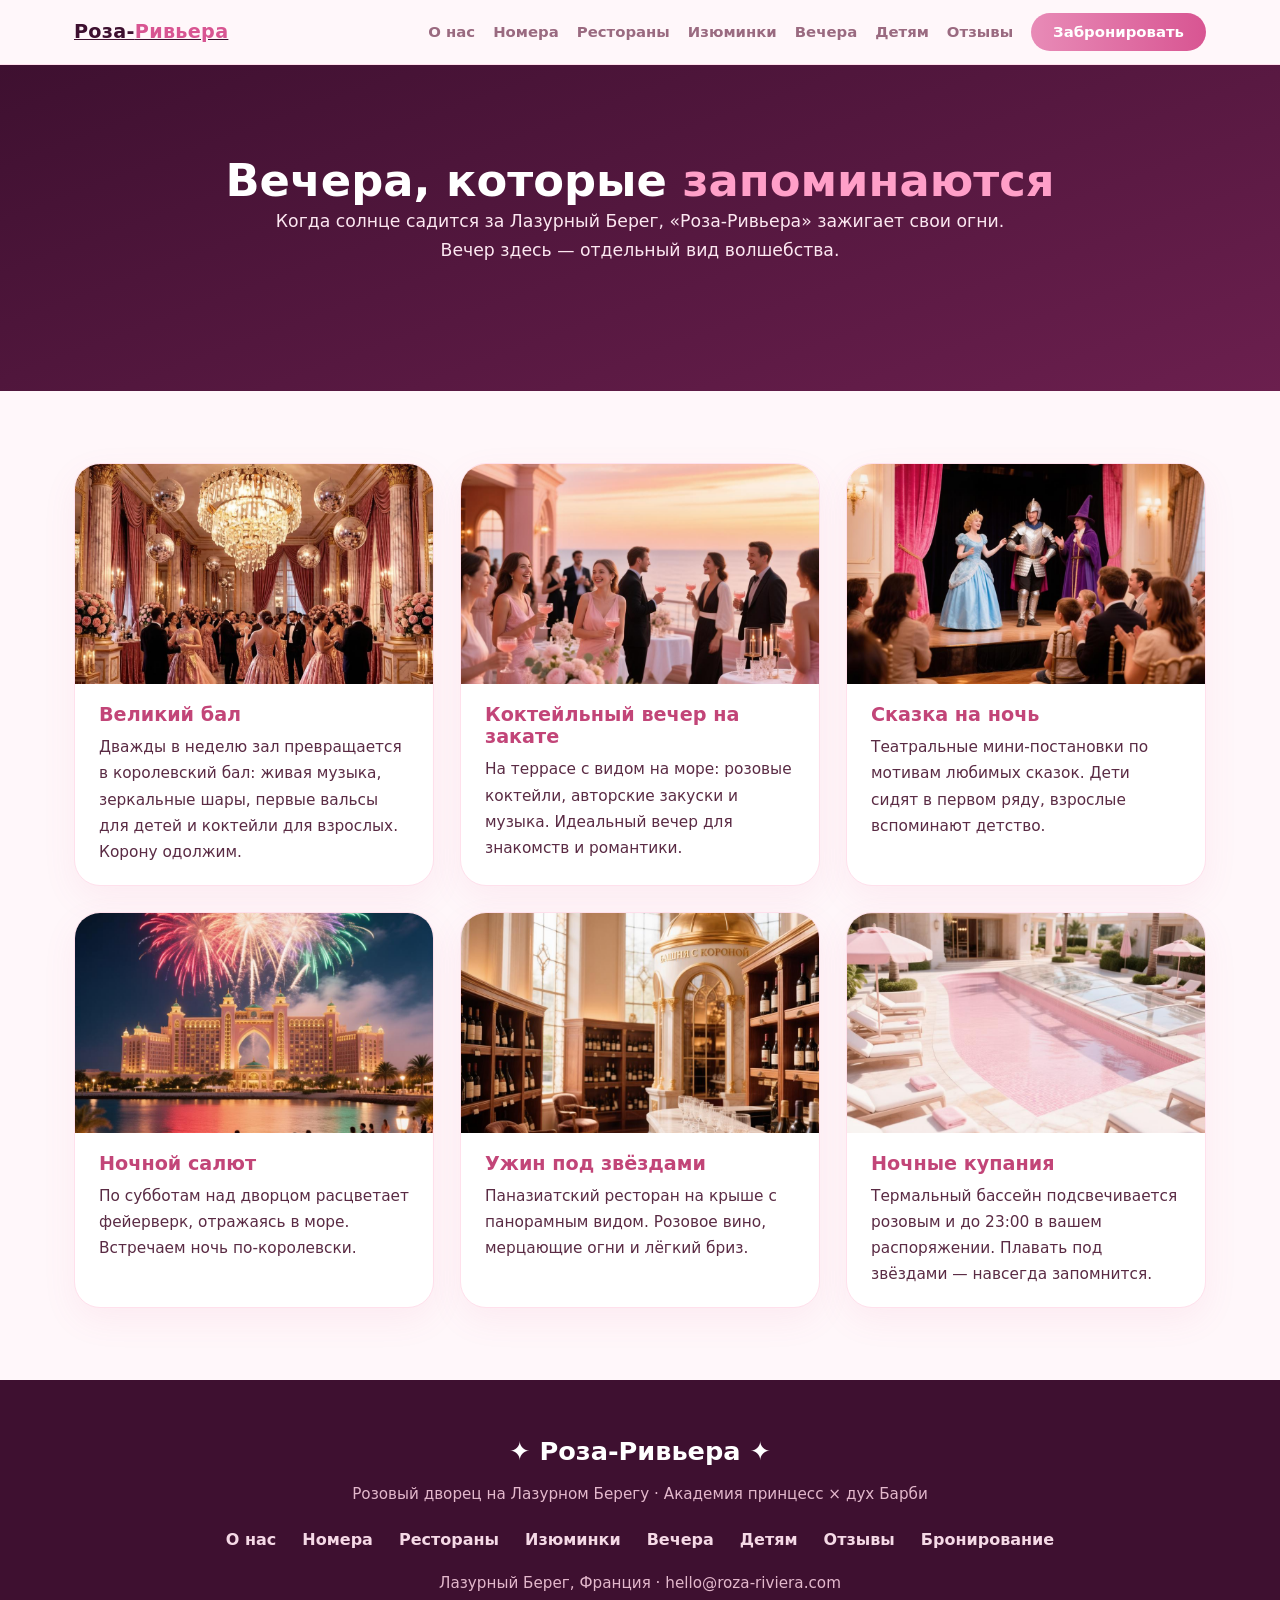
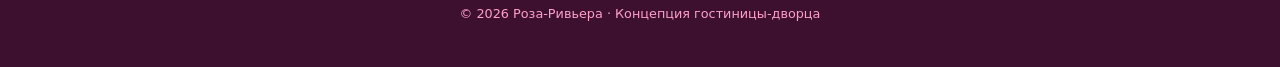
<file: vechera.html>
<!DOCTYPE html>
<html lang="ru">
<head>
<meta charset="UTF-8">
<meta name="viewport" content="width=device-width, initial-scale=1.0">
<title>Вечера, которые запоминаются · Роза-Ривьера</title>
<meta name="description" content="Вечерние программы Роза-Ривьеры: великий бал, коктейли на закате, сказка на ночь, ночной салют, ужин под звёздами и ночные купания.">
<link rel="stylesheet" href="assets/style.css">
</head>
<body>

<header>
  <div class="wrap nav">
    <a class="brand" href="index.html">Роза-<span>Ривьера</span></a>
    <ul class="nav-links">
      <li><a href="index.html">О нас</a></li>
      <li><a href="nomera.html">Номера</a></li>
      <li><a href="restorany.html">Рестораны</a></li>
      <li><a href="izuminki.html">Изюминки</a></li>
      <li><a href="vechera.html">Вечера</a></li>
      <li><a href="detyam.html">Детям</a></li>
      <li><a href="otzyvy.html">Отзывы</a></li>
      <li><a href="bronirovanie.html" class="btn-nav">Забронировать</a></li>
    </ul>
  </div>
</header>

<div class="phero" style="background:linear-gradient(160deg,#3E1030,#6B1F4E);color:#fff;text-align:center;padding:90px 24px">
  <h1 style="font-size:2.8rem">Вечера, которые <span class="spark" style="color:#FF9FC8">запоминаются</span></h1>
  <p class="sub" style="color:#FCE7F1">Когда солнце садится за Лазурный Берег, «Роза-Ривьера» зажигает свои огни. Вечер здесь — отдельный вид волшебства.</p>
</div>

<section>
  <div class="wrap">
    <div class="evening">
      <div class="ev"><img src="assets/img/evening-ball.jpg" alt="Великий бал"><div class="eb"><h3>Великий бал</h3><p>Дважды в неделю зал превращается в королевский бал: живая музыка, зеркальные шары, первые вальсы для детей и коктейли для взрослых. Корону одолжим.</p></div></div>
      <div class="ev"><img src="assets/img/evening-coctail.jpg" alt="Коктейльный вечер на террасе"><div class="eb"><h3>Коктейльный вечер на закате</h3><p>На террасе с видом на море: розовые коктейли, авторские закуски и музыка. Идеальный вечер для знакомств и романтики.</p></div></div>
      <div class="ev"><img src="assets/img/evening-theatre.jpg" alt="Театральная постановка"><div class="eb"><h3>Сказка на ночь</h3><p>Театральные мини-постановки по мотивам любимых сказок. Дети сидят в первом ряду, взрослые вспоминают детство.</p></div></div>
      <div class="ev"><img src="assets/img/evening-fireworks.jpg" alt="Салют над отелем"><div class="eb"><h3>Ночной салют</h3><p>По субботам над дворцом расцветает фейерверк, отражаясь в море. Встречаем ночь по-королевски.</p></div></div>
      <div class="ev"><img src="assets/img/wine-tower.jpg" alt="Дегустация вина"><div class="eb"><h3>Ужин под звёздами</h3><p>Паназиатский ресторан на крыше с панорамным видом. Розовое вино, мерцающие огни и лёгкий бриз.</p></div></div>
      <div class="ev"><img src="assets/img/pool-terrace.jpg" alt="Вечерний бассейн"><div class="eb"><h3>Ночные купания</h3><p>Термальный бассейн подсвечивается розовым и до 23:00 в вашем распоряжении. Плавать под звёздами — навсегда запомнится.</p></div></div>
    </div>
  </div>
</section>

<footer>
  <div class="big">✦ Роза-Ривьера ✦</div>
  <p>Розовый дворец на Лазурном Берегу · Академия принцесс × дух Барби</p>
  <div class="row">
    <a href="index.html">О нас</a><a href="nomera.html">Номера</a><a href="restorany.html">Рестораны</a><a href="izuminki.html">Изюминки</a><a href="vechera.html">Вечера</a><a href="detyam.html">Детям</a><a href="otzyvy.html">Отзывы</a><a href="bronirovanie.html">Бронирование</a>
  </div>
  <p style="color:#E3B8CC">Лазурный Берег, Франция · hello@roza-riviera.com</p>
  <p class="x">© 2026 Роза-Ривьера · Концепция гостиницы-дворца</p>
</footer>

</body>
</html>
</file>
<file: assets/style.css>
﻿
:root{
  --bg:#FFF7FA; --card:#FFFFFF; --ink:#3E1030; --muted:#9A6A80;
  --rose:#E88BB7; --rose-strong:#D85592; --rose-deep:#C24578; --line:#FFE0EC;
  --gold:#E7B24E; --cream:#FFF0F6;
}
*{box-sizing:border-box; margin:0; padding:0;}
html{scroll-behavior:smooth;}
body{font-family:'Segoe UI', system-ui, -apple-system, sans-serif; background:var(--bg); color:var(--ink); line-height:1.7;}
.wrap{max-width:1180px; margin:0 auto; padding:0 24px;}
h1,h2,h3{line-height:1.15;}
h2{font-size:2.2rem; margin-bottom:10px;}
h2 .spark{color:var(--rose-strong);}
section{padding:72px 0;}
.sub{color:var(--muted); margin:0 auto 36px; max-width:780px; font-size:1.08rem;}
.center{text-align:center;}
img{max-width:100%; display:block;}

/* top nav */
header{position:sticky; top:0; z-index:60; background:rgba(255,247,250,.94); backdrop-filter:blur(10px); border-bottom:1px solid var(--line);}
.nav{display:flex; align-items:center; justify-content:space-between; height:64px;}
.brand{font-weight:900; font-size:1.2rem; color:var(--ink); letter-spacing:.3px;}
.brand span{color:var(--rose-strong);}
.nav-links{display:flex; gap:18px; list-style:none; flex-wrap:wrap;}
.nav-links a{text-decoration:none; color:var(--muted); font-size:.93rem; font-weight:600;}
.nav-links a:hover{color:var(--rose-strong);}
.btn-nav{background:linear-gradient(90deg,#e88bb7,#d85592); color:#fff !important; padding:10px 22px; border-radius:40px;}
@media(max-width:900px){.nav-links{display:none;}}

/* hero */
.hero{position:relative; text-align:center; overflow:hidden; background:var(--ink); color:#fff;}
.hero-bg{position:absolute; inset:0; width:100%; height:100%; object-fit:cover; opacity:.72;}
.hero-content{position:relative; padding:130px 24px 150px; max-width:920px; margin:0 auto;}
.hero .kicker{display:inline-block; background:rgba(255,255,255,.18); border:1px solid rgba(255,255,255,.4); color:#fff; font-weight:600; font-size:.85rem; letter-spacing:1px; padding:8px 22px; border-radius:40px; margin-bottom:24px; backdrop-filter:blur(4px);}
.hero h1{font-size:3.8rem; font-weight:900;}
.hero h1 .solnech{display:block; font-size:2rem; color:#FFD7EA; font-weight:700; margin-top:12px; letter-spacing:3px;}
.hero .sub{font-size:1.22rem; color:#FCE7F1; max-width:700px; margin:26px auto 38px;}
.hero .btn{background:#fff; color:var(--rose-deep);}
@media(max-width:780px){.hero h1{font-size:2.4rem;} .hero h1 .solnech{font-size:1.25rem;} .hero-content{padding:90px 20px 100px;}}
.btn{display:inline-block; font-weight:700; text-decoration:none; padding:16px 38px; border-radius:50px; cursor:pointer; font-size:1.05rem; transition:transform .2s, box-shadow .2s; background:linear-gradient(90deg,#e88bb7,#d85592); color:#fff; box-shadow:0 10px 30px rgba(216,85,146,.4); border:none;}
.btn:hover{transform:translateY(-3px); box-shadow:0 16px 40px rgba(216,85,146,.5);}

/* quote band */
.quote-band{background:linear-gradient(90deg,#F9E3F0,#F3D9EE,#FAE7F2); padding:48px 24px; text-align:center;}
.quote-band .mark{font-size:2.4rem; color:var(--rose-strong); line-height:1; opacity:.5;}
.quote-band .q{font-family:Georgia,'Times New Roman',serif; font-size:1.5rem; color:var(--ink); max-width:860px; margin:10px auto 0; font-style:italic;}
.quote-band .who{color:var(--rose-deep); font-weight:700; margin-top:14px; letter-spacing:.5px;}

/* story */
.story{display:grid; grid-template-columns:1.1fr 1fr; gap:50px; align-items:center;}
.story .txt h2{font-size:2rem;}
.story .txt p{color:#5a2b44; margin:14px 0; font-size:1.05rem;}
.story .txt .why{background:#fff; border:1px solid var(--line); border-left:4px solid var(--rose-strong); border-radius:14px; padding:18px 22px; margin-top:20px;}
.story .photo{border-radius:26px; overflow:hidden; box-shadow:0 18px 50px rgba(216,85,146,.25);}
.story .photo img{height:440px; width:100%; object-fit:cover;}
@media(max-width:820px){.story{grid-template-columns:1fr;} .story .photo img{height:300px;}}

.kpis{display:grid; grid-template-columns:repeat(auto-fit,minmax(170px,1fr)); gap:18px; margin-top:8px;}
.kpi{background:#fff; border:1px solid var(--line); border-radius:22px; padding:24px 18px; text-align:center; box-shadow:0 6px 22px rgba(216,85,146,.08);}
.kpi .num{font-size:1.8rem; font-weight:900; color:var(--rose-strong);}
.kpi .lbl{font-size:.9rem; color:var(--muted); margin-top:6px; font-weight:600;}

/* rooms */
.rooms-grid{display:grid; grid-template-columns:repeat(auto-fill,minmax(340px,1fr)); gap:30px;}
.room-card{background:#fff; border-radius:26px; overflow:hidden; border:1px solid var(--line); box-shadow:0 12px 34px rgba(216,85,146,.10); display:flex; flex-direction:column; transition:transform .25s;}
.room-card:hover{transform:translateY(-6px);}
.room-card img{width:100%; height:250px; object-fit:cover;}
.room-body{padding:24px 26px 26px; display:flex; flex-direction:column; flex:1;}
.room-body .name{font-size:1.35rem; font-weight:800;}
.room-body .tag{display:inline-block; background:var(--cream); color:var(--rose-deep); font-size:.75rem; font-weight:700; padding:4px 12px; border-radius:30px; margin:8px 0 6px; letter-spacing:.4px;}
.room-body .feat{color:#5a2b44; font-size:.98rem; margin:10px 0 16px; list-style:none;}
.room-body .feat li{padding:6px 0; border-bottom:1px dashed var(--line);}
.room-body .feat li:last-child{border:none;}
.room-foot{display:flex; align-items:center; justify-content:space-between; margin-top:auto; padding-top:12px;}
.price{font-size:1.15rem; font-weight:900; color:var(--rose-strong);}
.price small{display:block; font-size:.75rem; color:var(--muted); font-weight:600;}
@media(max-width:520px){.rooms-grid{grid-template-columns:1fr;}}

/* wellness */
.rest{display:grid; grid-template-columns:1fr 1fr; gap:40px; align-items:start;}
.rest .photo{border-radius:24px; overflow:hidden; box-shadow:0 16px 44px rgba(216,85,146,.2);}
.rest .photo img{width:100%; height:420px; object-fit:cover;}
.well-card{background:#fff; border:1px solid var(--line); border-radius:20px; padding:22px 24px; margin-bottom:16px; box-shadow:0 4px 16px rgba(216,85,146,.06);}
.well-card h4{font-size:1.15rem; color:var(--rose-deep); margin-bottom:10px;}
.well-card ul{list-style:none; line-height:1.9; color:#5a2b44; font-size:.98rem;}
@media(max-width:820px){.rest{grid-template-columns:1fr;}}

/* features */
.features-grid{display:grid; grid-template-columns:repeat(auto-fit,minmax(300px,1fr)); gap:28px;}
.feature{background:#fff; border-radius:26px; overflow:hidden; border:1px solid var(--line); box-shadow:0 12px 34px rgba(216,85,146,.08);}
.feature img{width:100%; height:220px; object-fit:cover;}
.feature .fb{padding:22px 26px;}
.feature .fb h3{font-size:1.25rem; margin-bottom:10px; color:var(--rose-deep);}
.feature .fb p{color:#5a2b44; font-size:.97rem;}
.feature .fb .badge{display:inline-block; background:#FFF0F6; color:var(--rose-deep); font-size:.72rem; font-weight:800; padding:4px 12px; border-radius:30px; margin-bottom:10px; letter-spacing:.5px;}

/* restaurant foods with photos */
.food-show{display:grid; grid-template-columns:repeat(auto-fit,minmax(250px,1fr)); gap:26px; margin-top:14px;}
.foodcard{background:#fff; border-radius:24px; overflow:hidden; border:1px solid var(--line); box-shadow:0 12px 34px rgba(216,85,146,.08);}
.foodcard img{width:100%; height:200px; object-fit:cover;}
.foodcard .fc{padding:22px 24px;}
.foodcard .fc h4{font-size:1.15rem; color:var(--rose-deep); margin-bottom:10px;}
.foodcard .fc ul{list-style:none; color:#5a2b44; font-size:.94rem; line-height:1.9;}

/* evening */
.evening{display:grid; grid-template-columns:repeat(auto-fit,minmax(290px,1fr)); gap:26px;}
.ev{background:#fff; border-radius:26px; overflow:hidden; border:1px solid var(--line); box-shadow:0 12px 34px rgba(216,85,146,.08);}
.ev img{width:100%; height:220px; object-fit:cover;}
.ev .eb{padding:20px 24px;}
.ev .eb h3{font-size:1.2rem; color:var(--rose-deep); margin-bottom:8px;}
.ev .eb p{color:#5a2b44; font-size:.96rem;}

/* kids */
.kids{background:linear-gradient(160deg,#FFF0F6,#FCE7F1,#FAE7F2);}
.kids-grid{display:grid; grid-template-columns:repeat(auto-fit,minmax(290px,1fr)); gap:26px;}
.kids-card{background:#fff; border-radius:26px; overflow:hidden; border:1px solid var(--line); box-shadow:0 12px 34px rgba(216,85,146,.08);}
.kids-card img{width:100%; height:190px; object-fit:cover;}
.kids-card .kb{padding:20px 24px;}
.kids-card .kb h3{color:var(--rose-deep); font-size:1.15rem; margin-bottom:10px;}
.kids-card .kb ul{list-style:none;}
.kids-card .kb li{padding:7px 0; border-bottom:1px dashed var(--line); color:#5a2b44; font-size:.95rem;}
.kids-card .kb li:last-child{border:none;}
.kids-banner{border-radius:26px; overflow:hidden; margin-top:30px; position:relative;}
.kids-banner img{width:100%; height:320px; object-fit:cover;}
.kids-banner .ov{position:absolute; inset:0; background:linear-gradient(180deg,rgba(216,85,146,.1),rgba(194,69,120,.6)); display:flex; align-items:flex-end; padding:30px; color:#fff;}
.kids-banner .ov h3{font-size:1.6rem; color:#fff;}

/* testimonials */
.test-grid{display:grid; grid-template-columns:repeat(auto-fit,minmax(290px,1fr)); gap:24px;}
.test{background:#fff; border:1px solid var(--line); border-radius:24px; padding:24px; box-shadow:0 8px 26px rgba(216,85,146,.08);}
.test .stars{color:var(--gold); letter-spacing:2px; font-size:1.1rem; margin-bottom:12px;}
.test p{color:#4a2540; font-style:italic; font-size:.97rem; margin-bottom:14px;}
.test .author{font-weight:800; color:var(--ink); display:block;}
.test .place{color:var(--muted); font-size:.85rem;}
.test .avat{border-radius:16px; overflow:hidden; margin-bottom:16px;}
.test .avat img{width:100%; height:200px; object-fit:cover;}

/* booking */
.book{background:linear-gradient(120deg,#D85592,#B5407A,#E88BB7); color:#fff; border-radius:34px; padding:54px 40px; position:relative; overflow:hidden;}
.book h2{color:#fff; font-size:2.2rem; text-align:center;}
.book .lead{color:#FFE8F3; font-size:1.1rem; max-width:640px; margin:14px auto 32px; text-align:center;}
.bform{max-width:760px; margin:0 auto; background:rgba(255,255,255,.16); border:1px solid rgba(255,255,255,.35); border-radius:26px; padding:30px; backdrop-filter:blur(6px);}
.brow{display:grid; grid-template-columns:1fr 1fr; gap:16px;}
@media(max-width:640px){.brow{grid-template-columns:1fr;}}
.bform label{display:block; font-size:.85rem; color:#FFE8F3; font-weight:600; margin-bottom:6px;}
.bform input,.bform select,.bform textarea{width:100%; padding:13px 16px; border-radius:14px; border:none; font-size:1rem; font-family:inherit; background:#fff; color:var(--ink); margin-bottom:16px;}
.bform textarea{min-height:90px; resize:vertical;}
.bform .btn{width:100%; background:#fff; color:#B5407A; margin-top:4px;}
#bookOk{display:none; text-align:center; background:rgba(255,255,255,.2); border:1px solid rgba(255,255,255,.4); border-radius:26px; padding:30px; margin-top:22px;}
#bookOk .tick{font-size:2.6rem;}
#bookOk h3{color:#fff; margin:10px 0 6px; font-size:1.6rem;}

/* final quote */
.final-quote{background:linear-gradient(120deg,#3E1030,#6B1F4E,#3E1030); color:#fff; padding:80px 24px; text-align:center;}
.final-quote .q{font-family:Georgia,'Times New Roman',serif; font-size:1.9rem; font-style:italic; max-width:820px; margin:0 auto; line-height:1.4;}
.final-quote .who{color:#FF9FC8; margin-top:22px; font-weight:700; letter-spacing:1px;}

footer{background:#3E1030; color:#F5D9E6; padding:50px 24px 36px; text-align:center;}
footer .big{font-size:1.6rem; font-weight:900; color:#fff; margin-bottom:8px;}
footer p{color:#E3B8CC; font-size:.95rem; margin:6px 0;}
footer .row{display:flex; gap:26px; justify-content:center; flex-wrap:wrap; margin:18px 0;}
footer .row a{color:#F5D9E6; text-decoration:none; font-weight:600;}
footer .row a:hover{color:#fff;}
footer .x{color:#FF9FC8; font-size:.8rem;}
</file>
